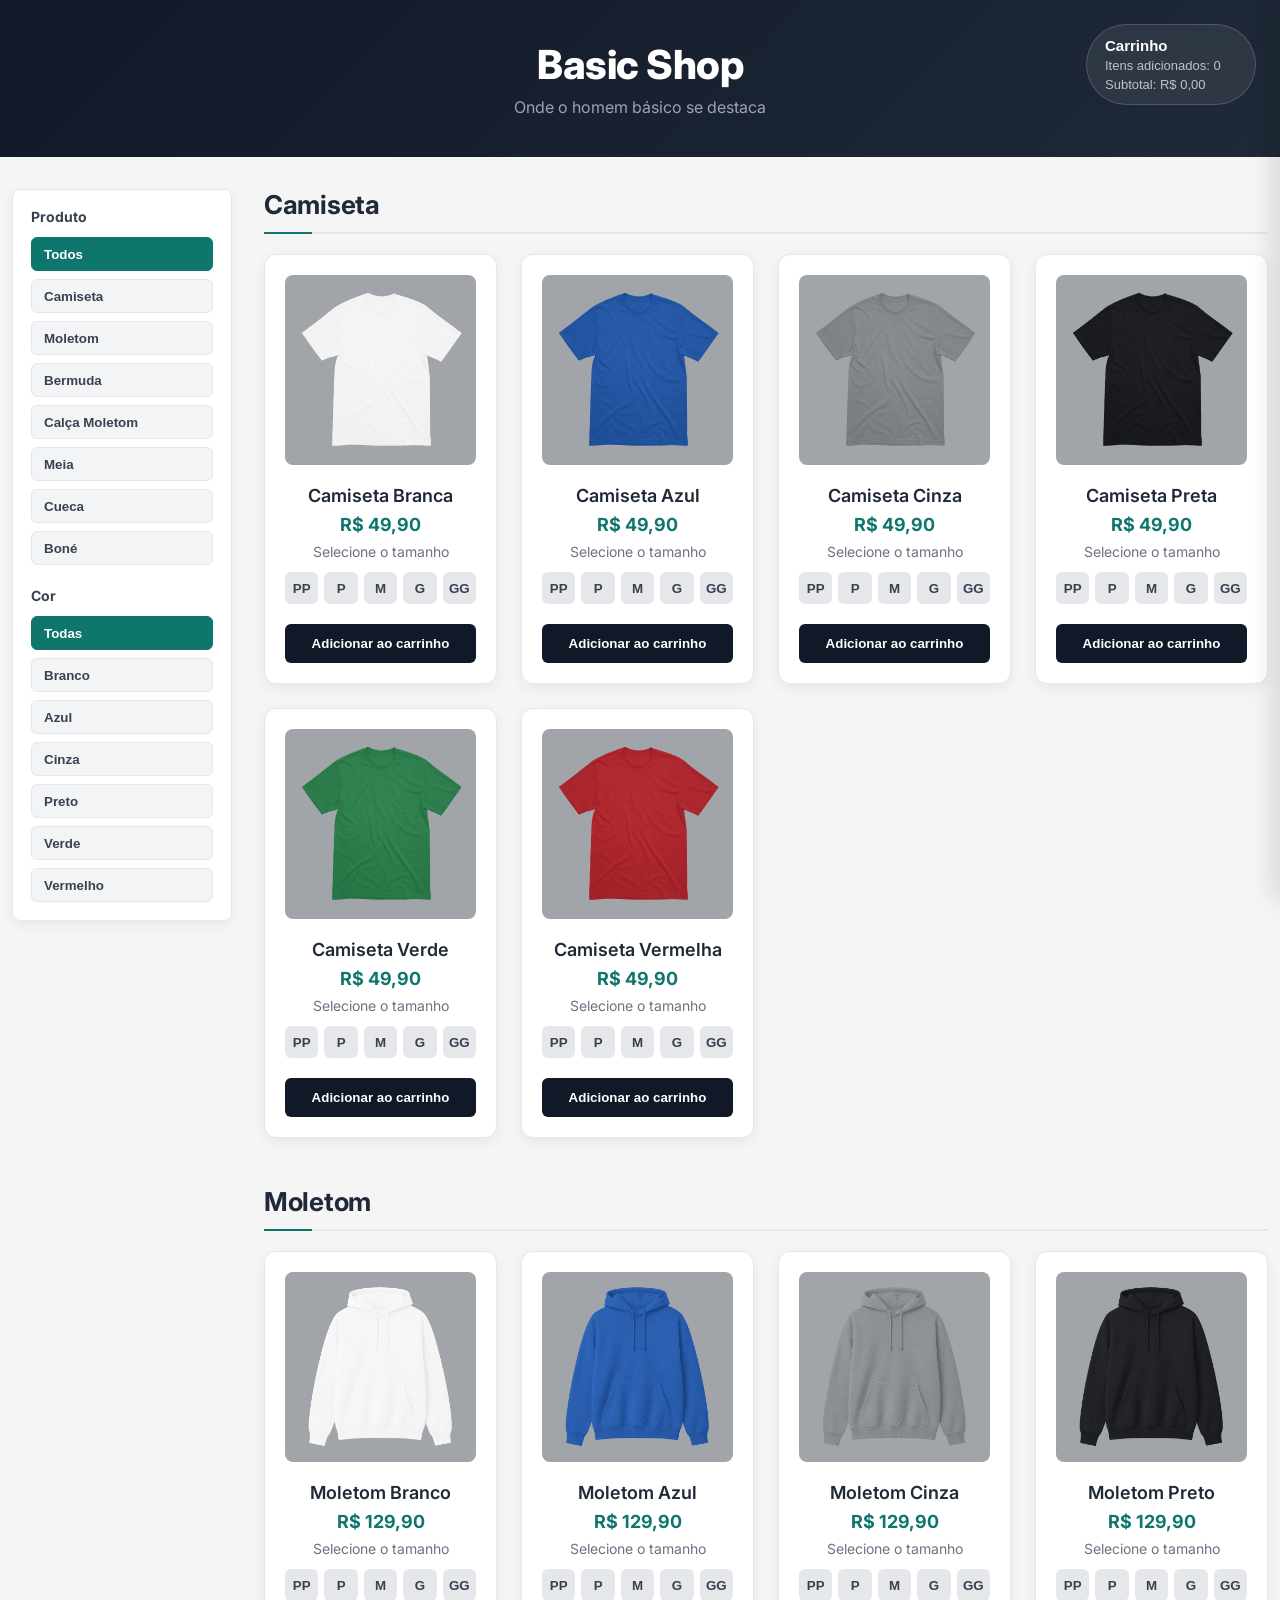
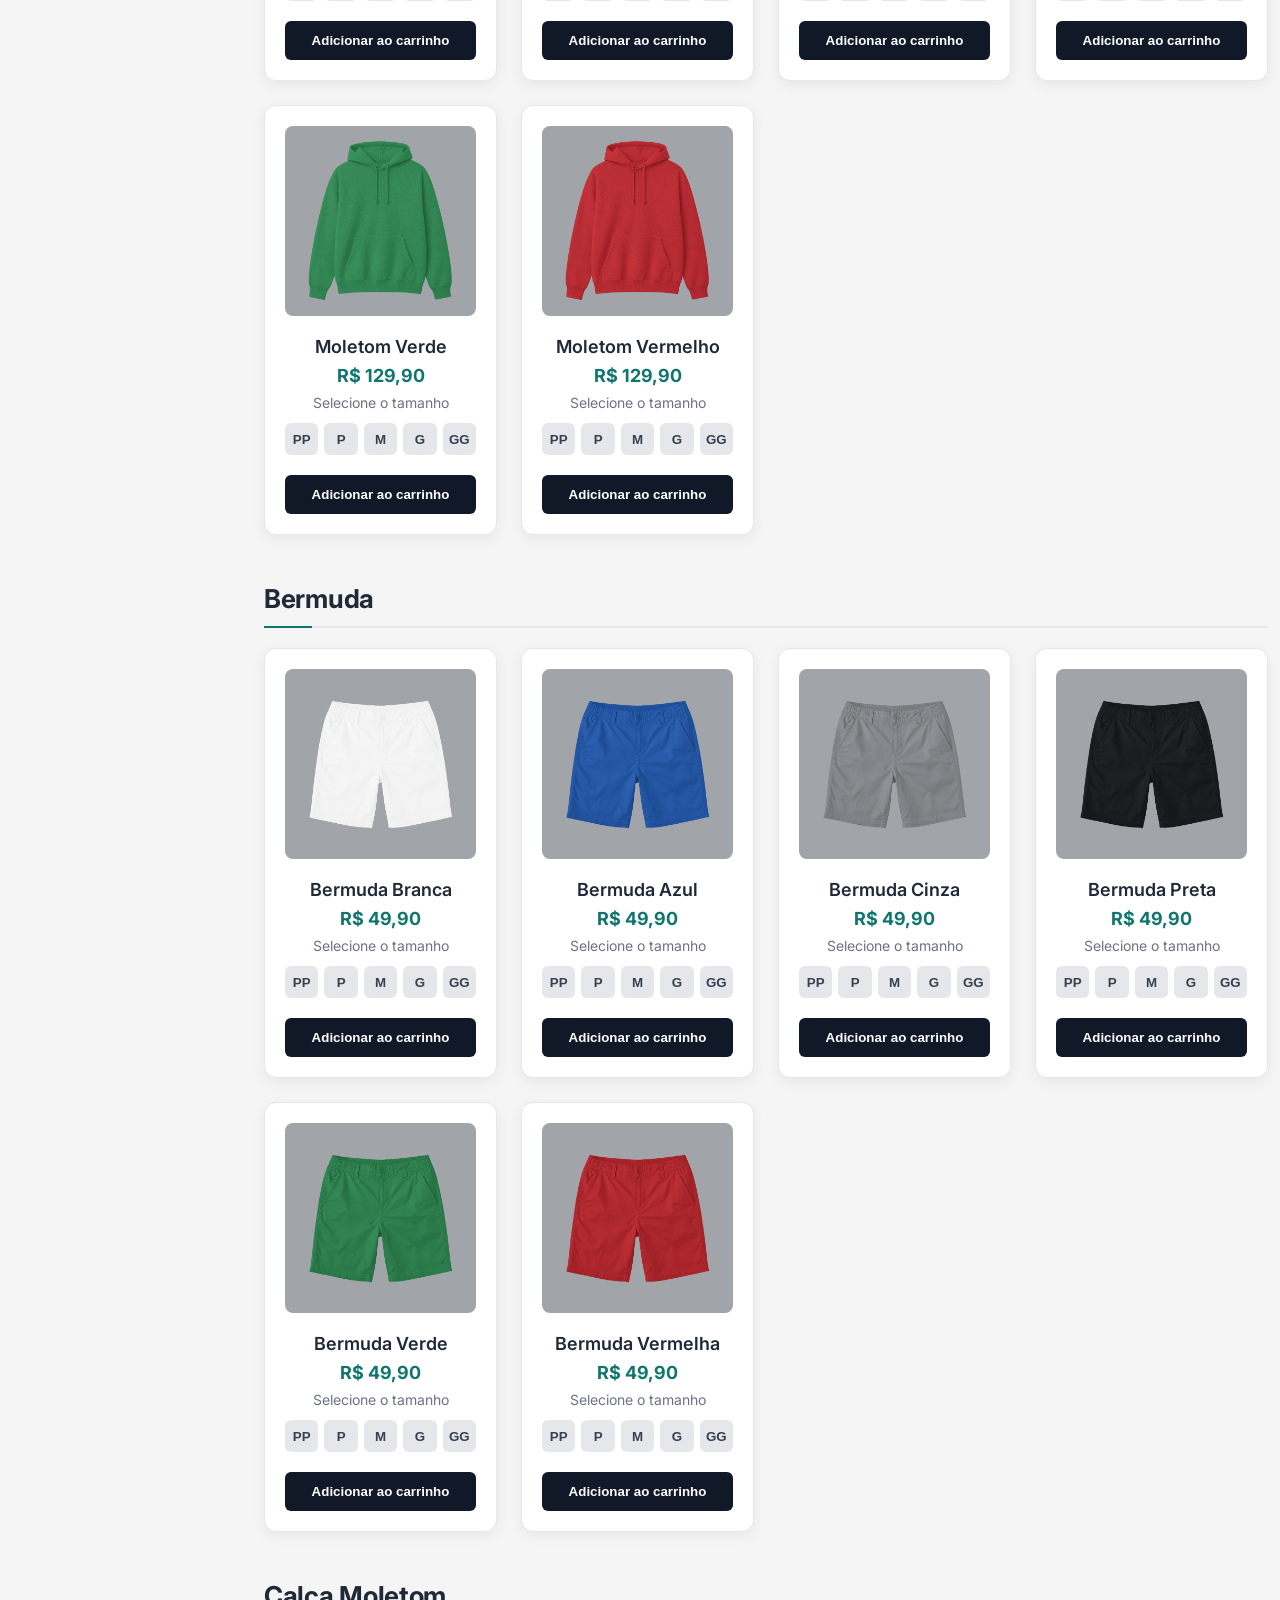
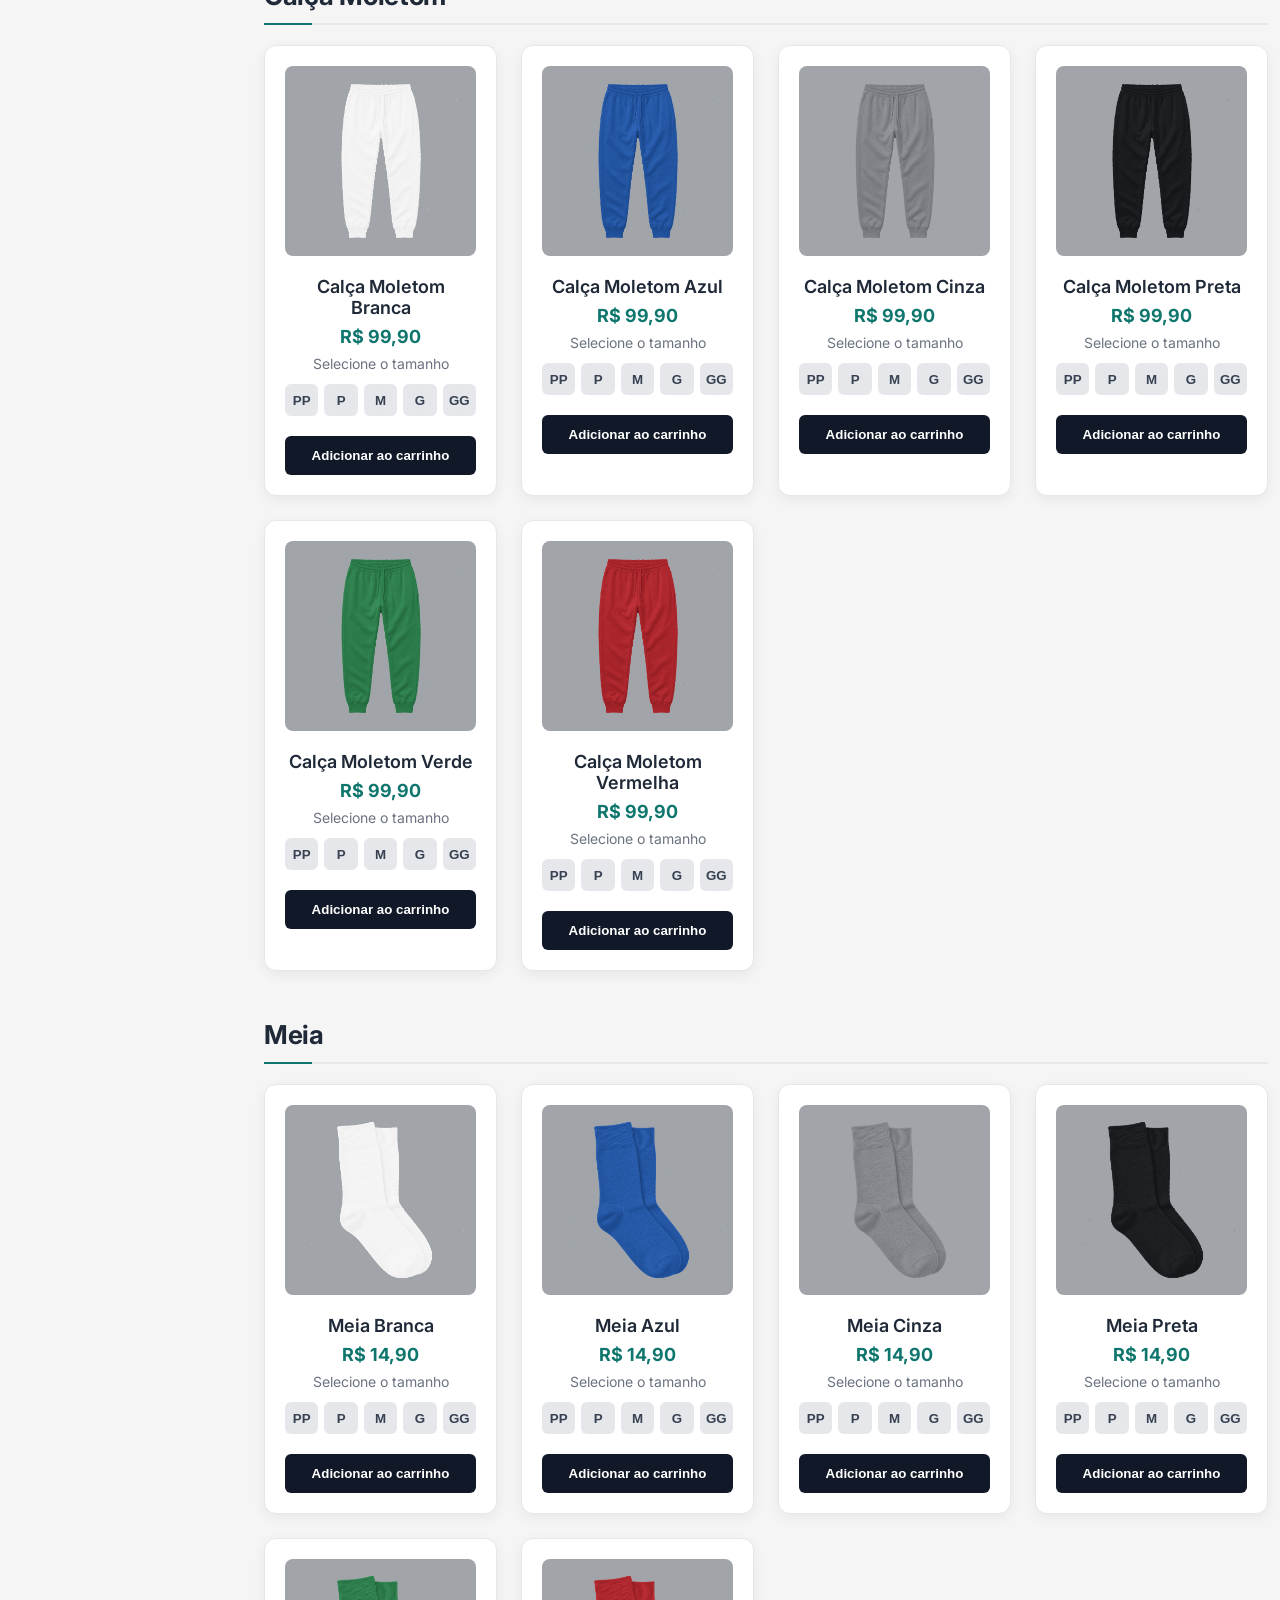
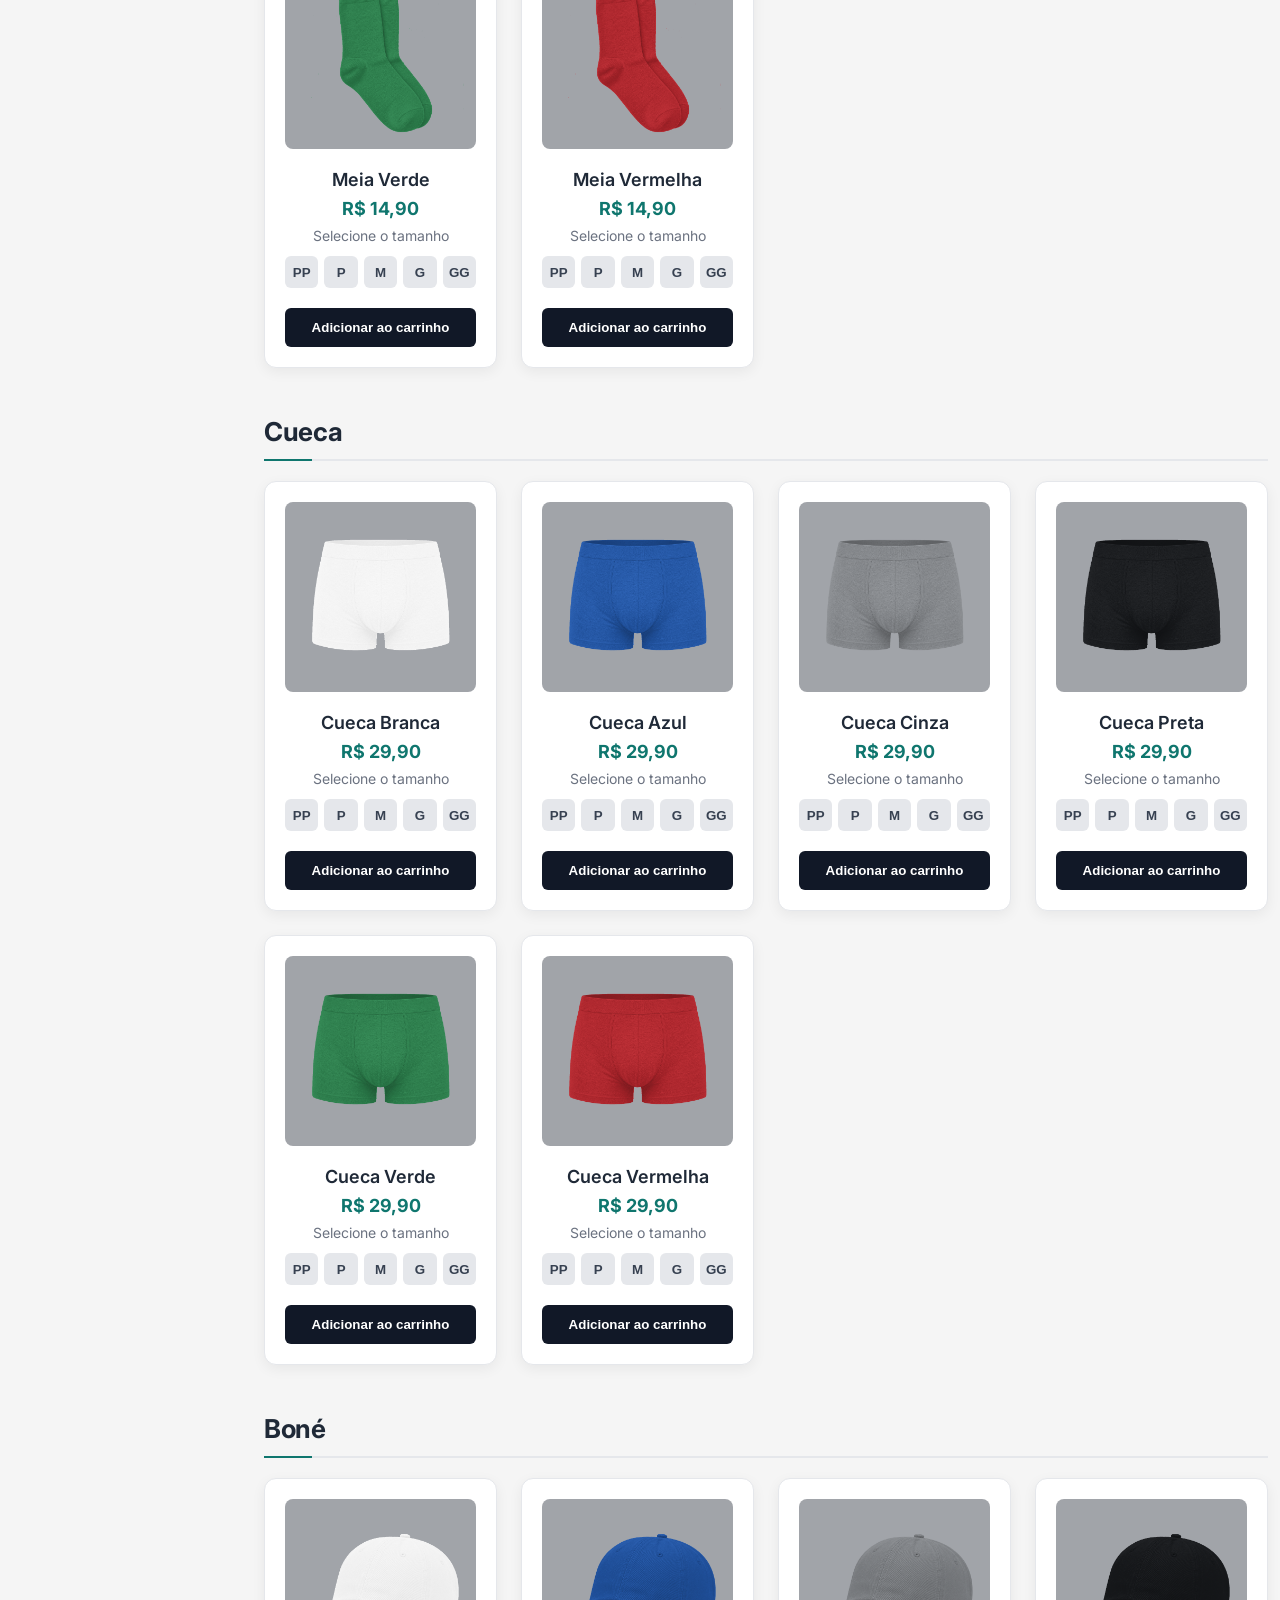
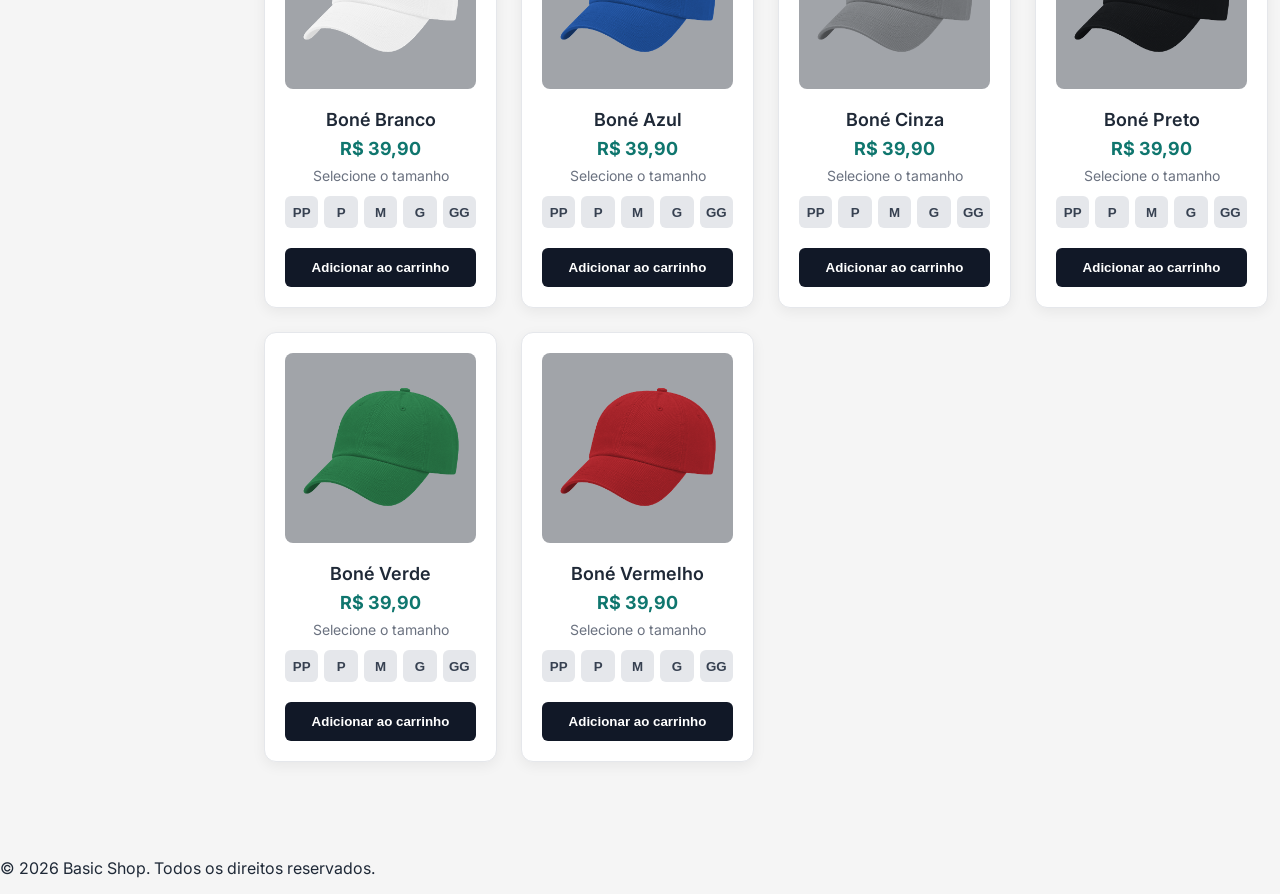
<file: index.html>
<!doctype html>
<html lang="pt-BR">
  <head>
    <meta charset="UTF-8" />
    <meta name="viewport" content="width=device-width, initial-scale=1.0" />
    <title>Basic Shop</title>
    <link rel="stylesheet" href="style.css" />
  </head>
  <body>
    <header>
      <h1 id="Nome_da_loja">Basic Shop</h1>
      <p>Onde o homem básico se destaca</p>

      <button id="botao-carrinho">
        <strong>Carrinho</strong>
        <span id="totalItens">Itens adicionados: 0</span>
        <span id="subtotal">Subtotal: R$ 0,00</span>
      </button>

      <aside id="carrinho" class="carrinho-fechado"></aside>
    </header>

    <main>
      <section class="filters" aria-label="Filtros de produtos">
        <ul class="filter-options-type">
          <li class="filter-option">Produto</li>
        </ul>
        <ul class="filter-options-color">
          <li class="filter-option">Cor</li>
        </ul>
      </section>
      <section id="vitrine-produtos"></section>
      <script src="carrinho.js"></script>
      <script src="script.js"></script>
      <script src="filters.js"></script>
    </main>

    <footer>
      <p>&copy; 2026 Basic Shop. Todos os direitos reservados.</p>
    </footer>
  </body>
</html>
</file>
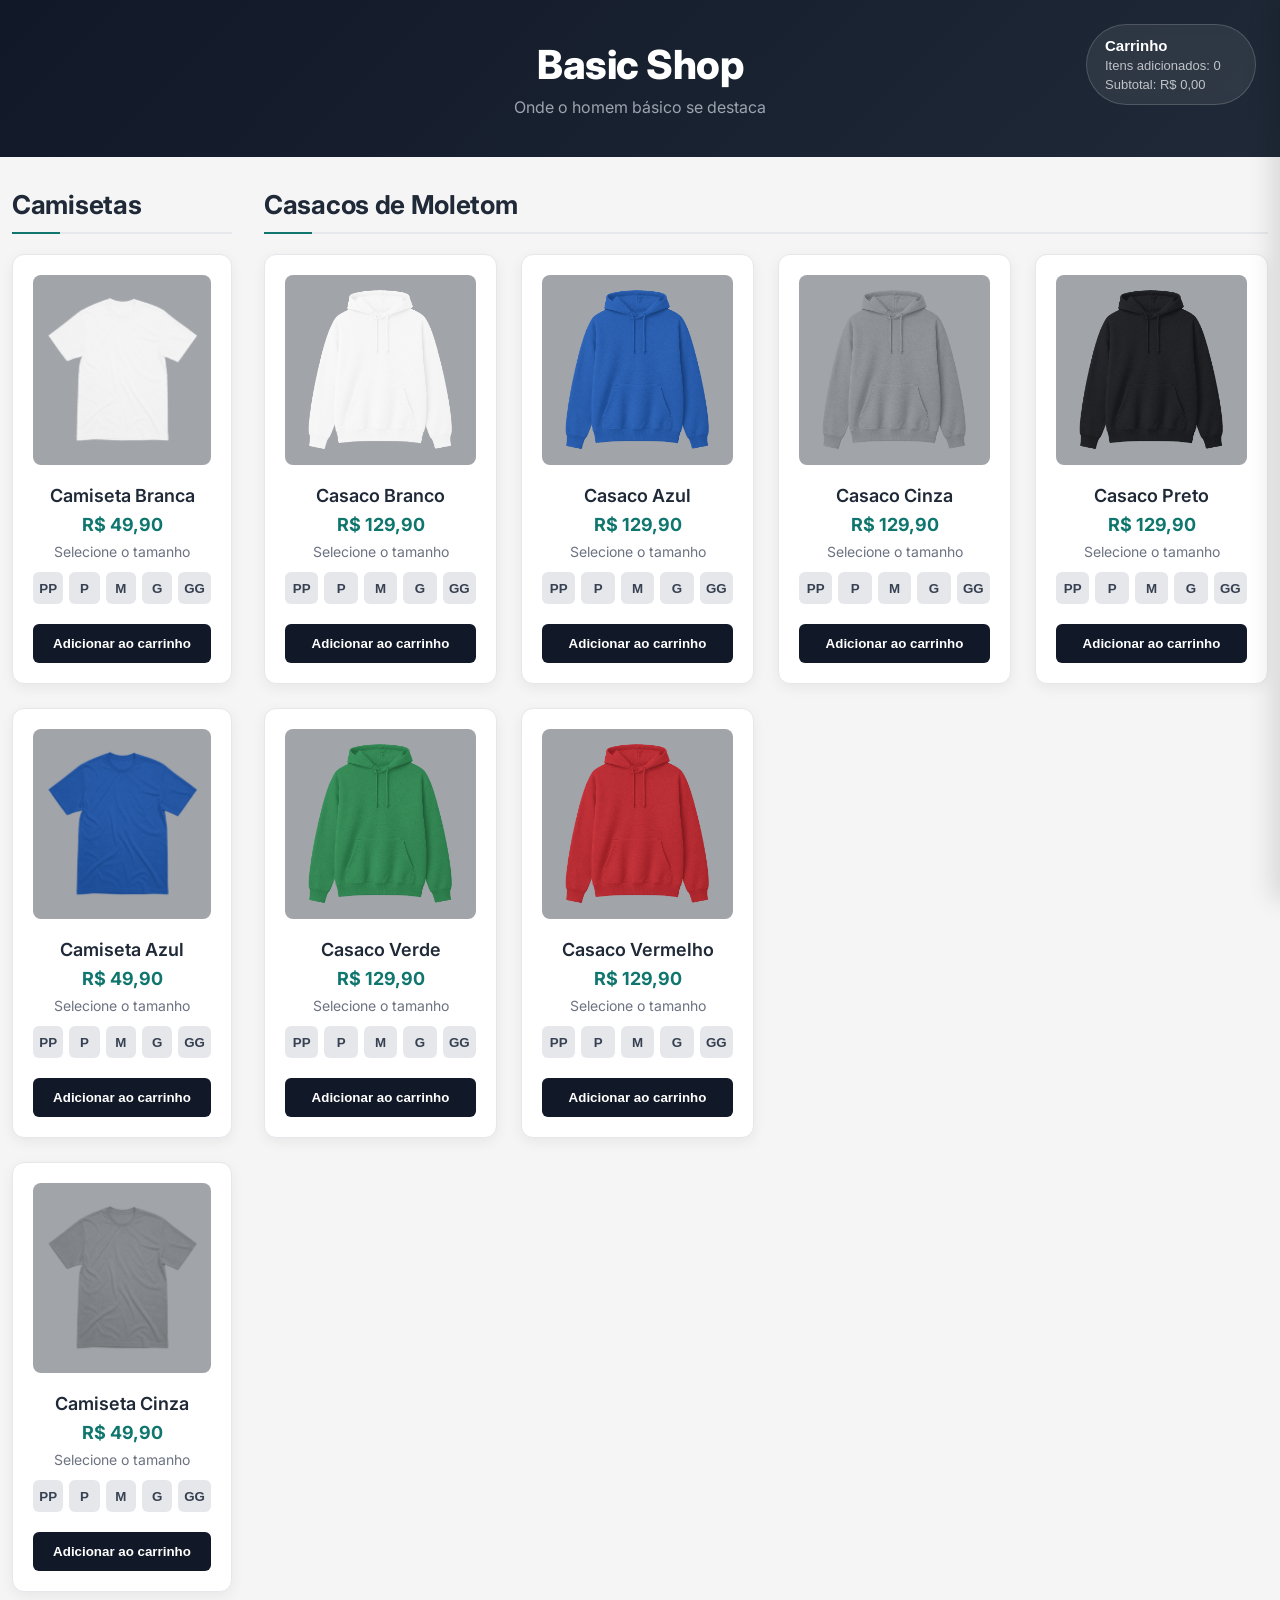
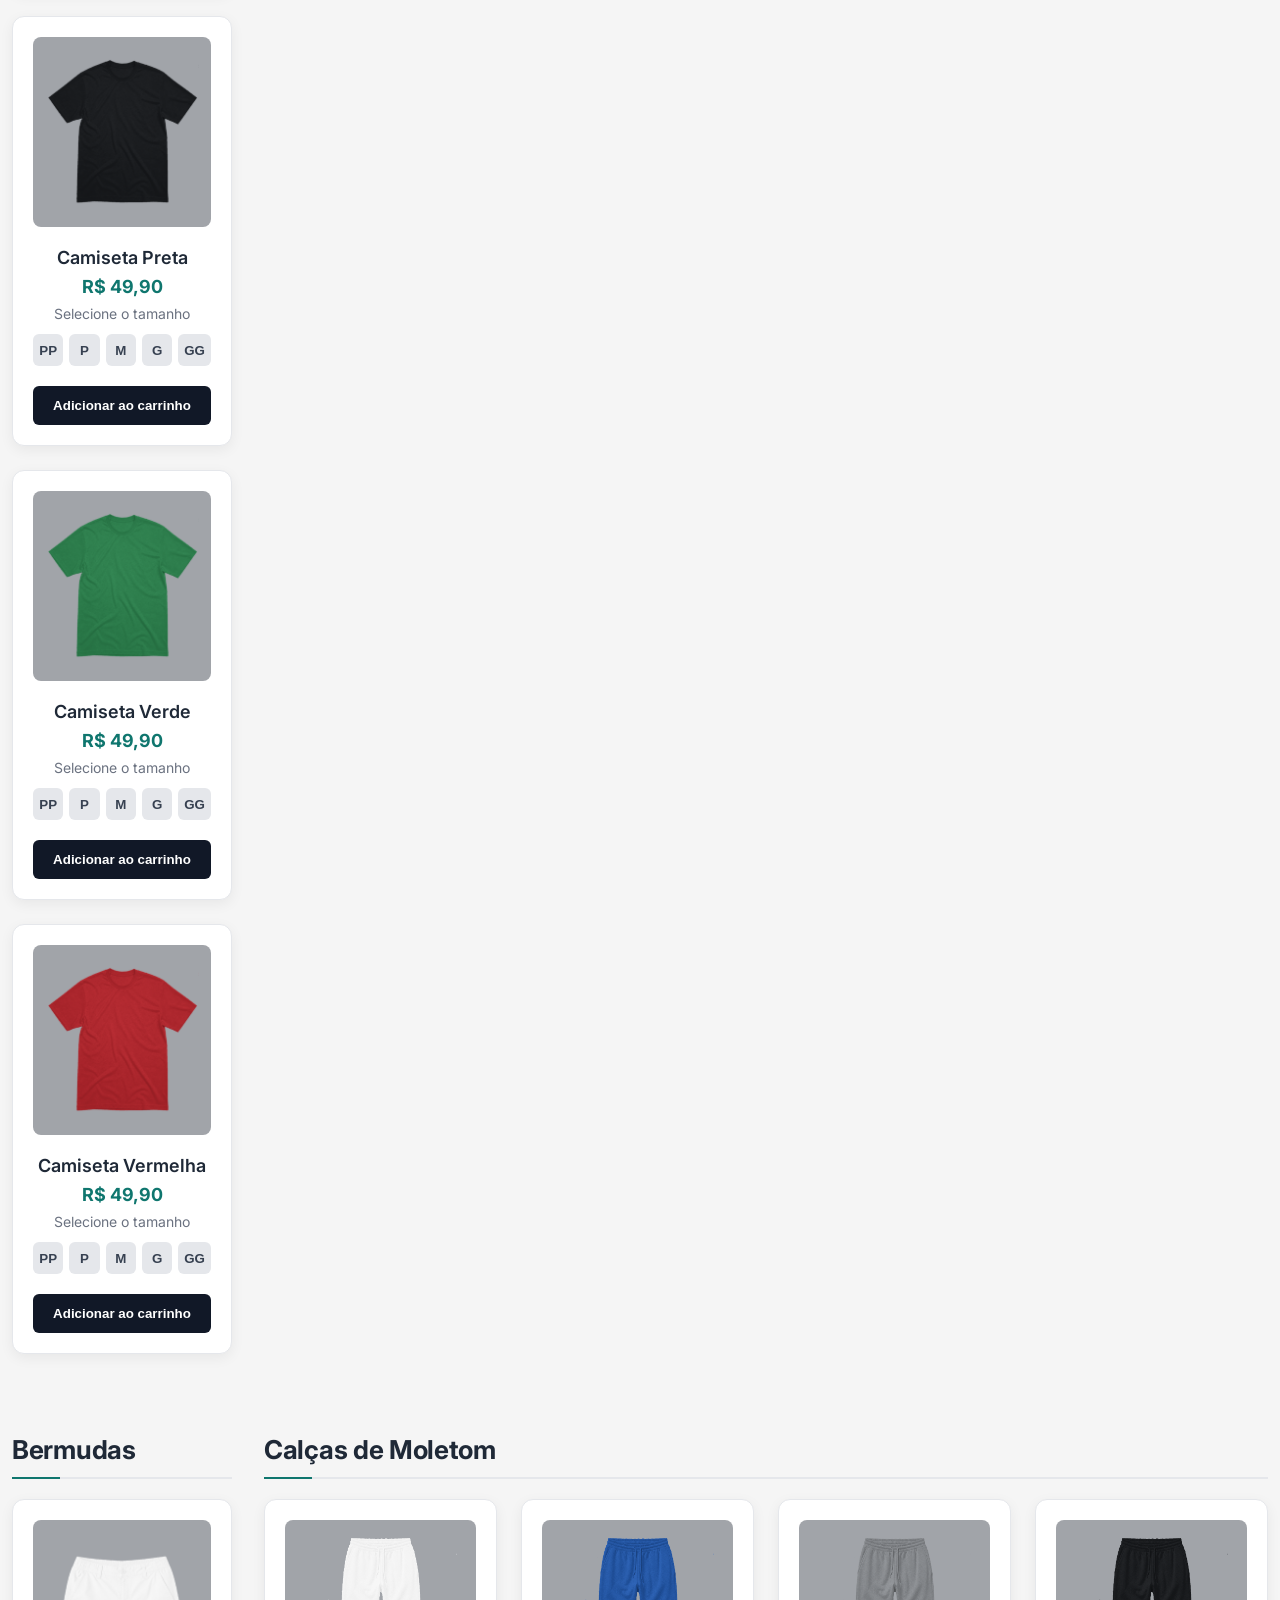
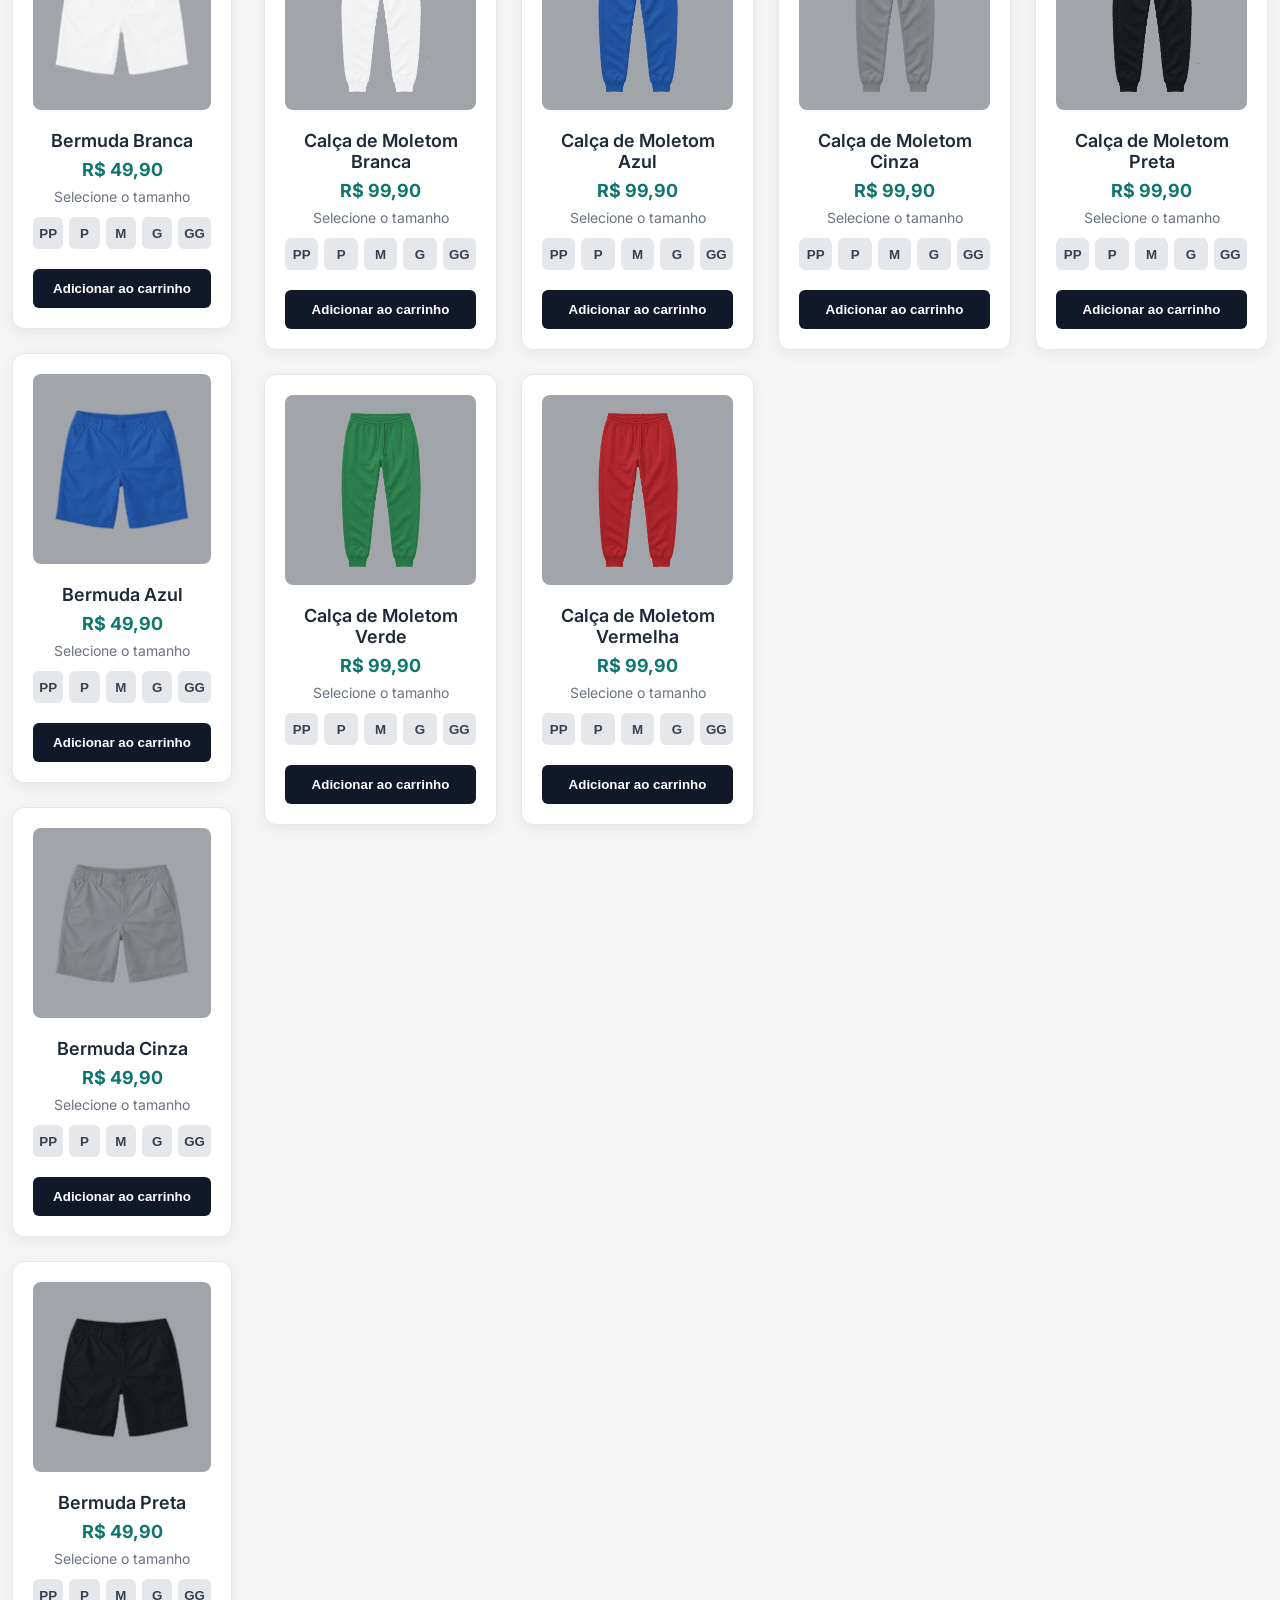
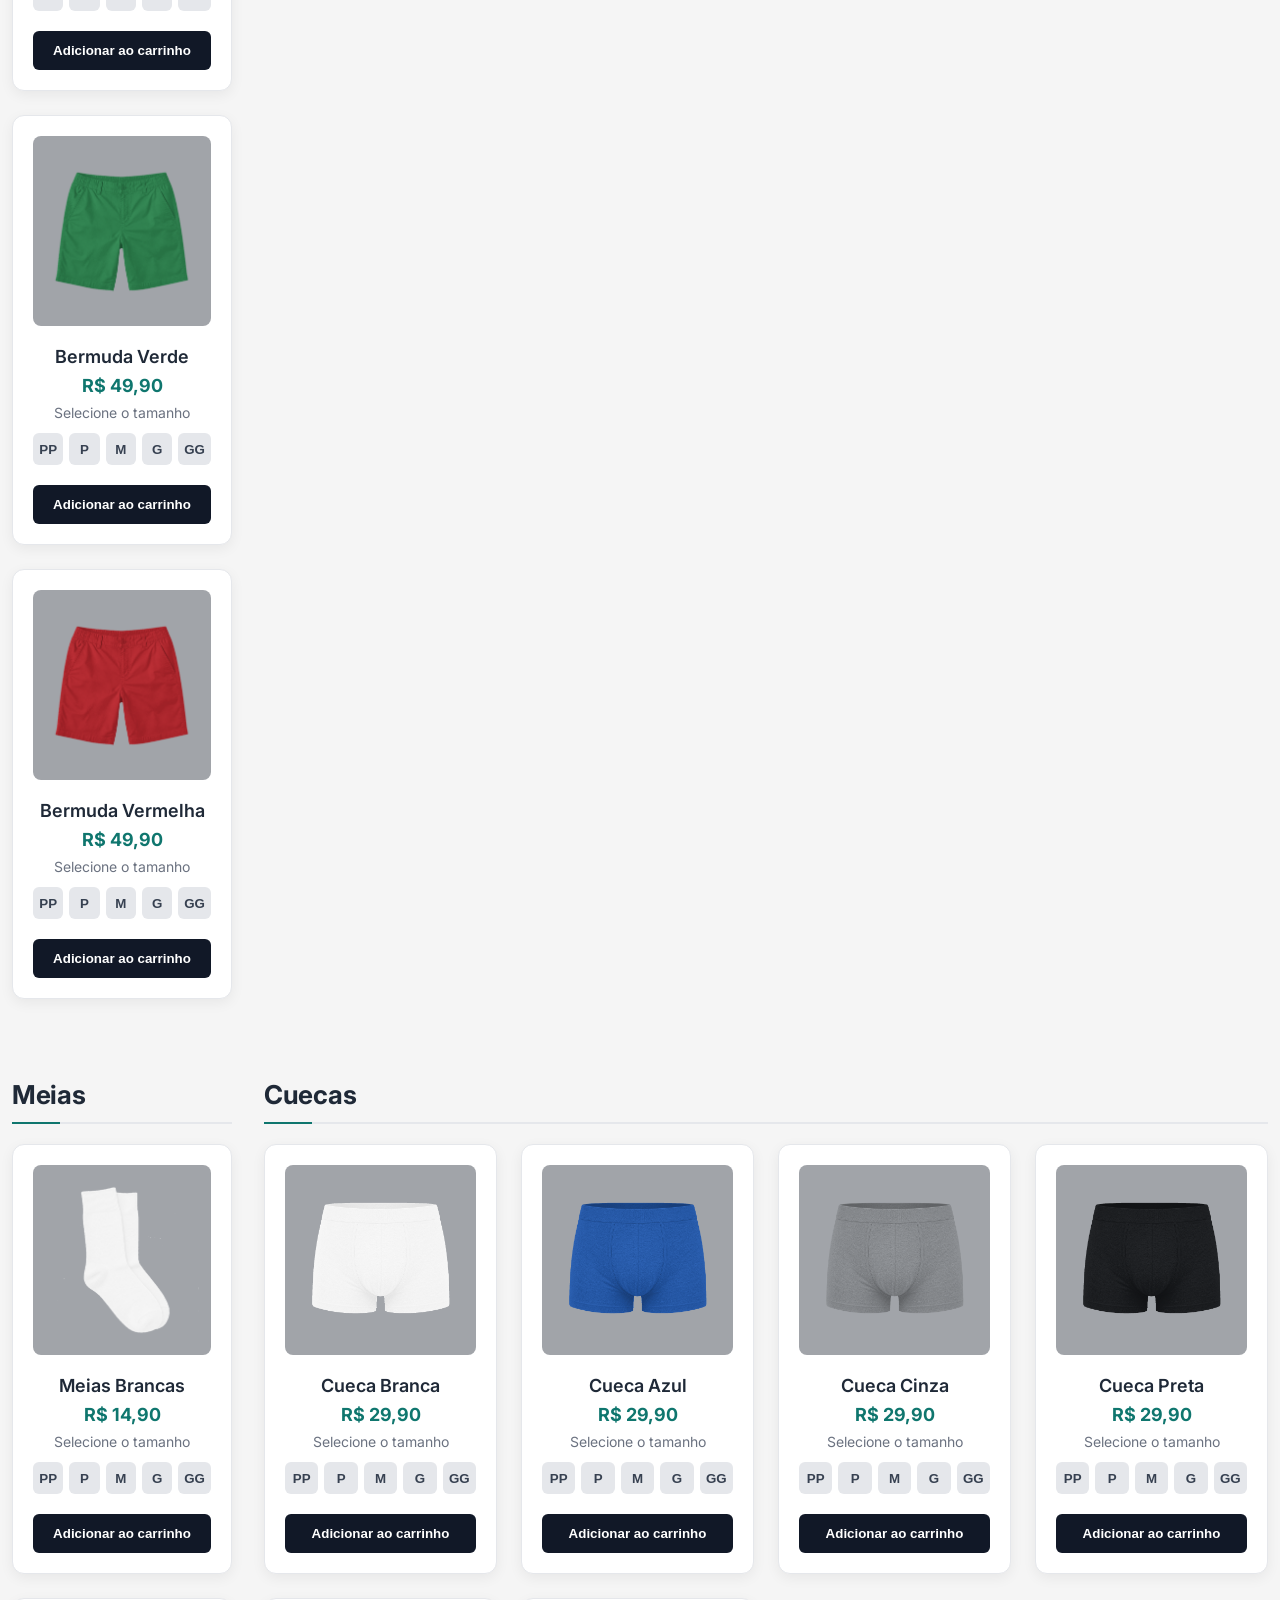
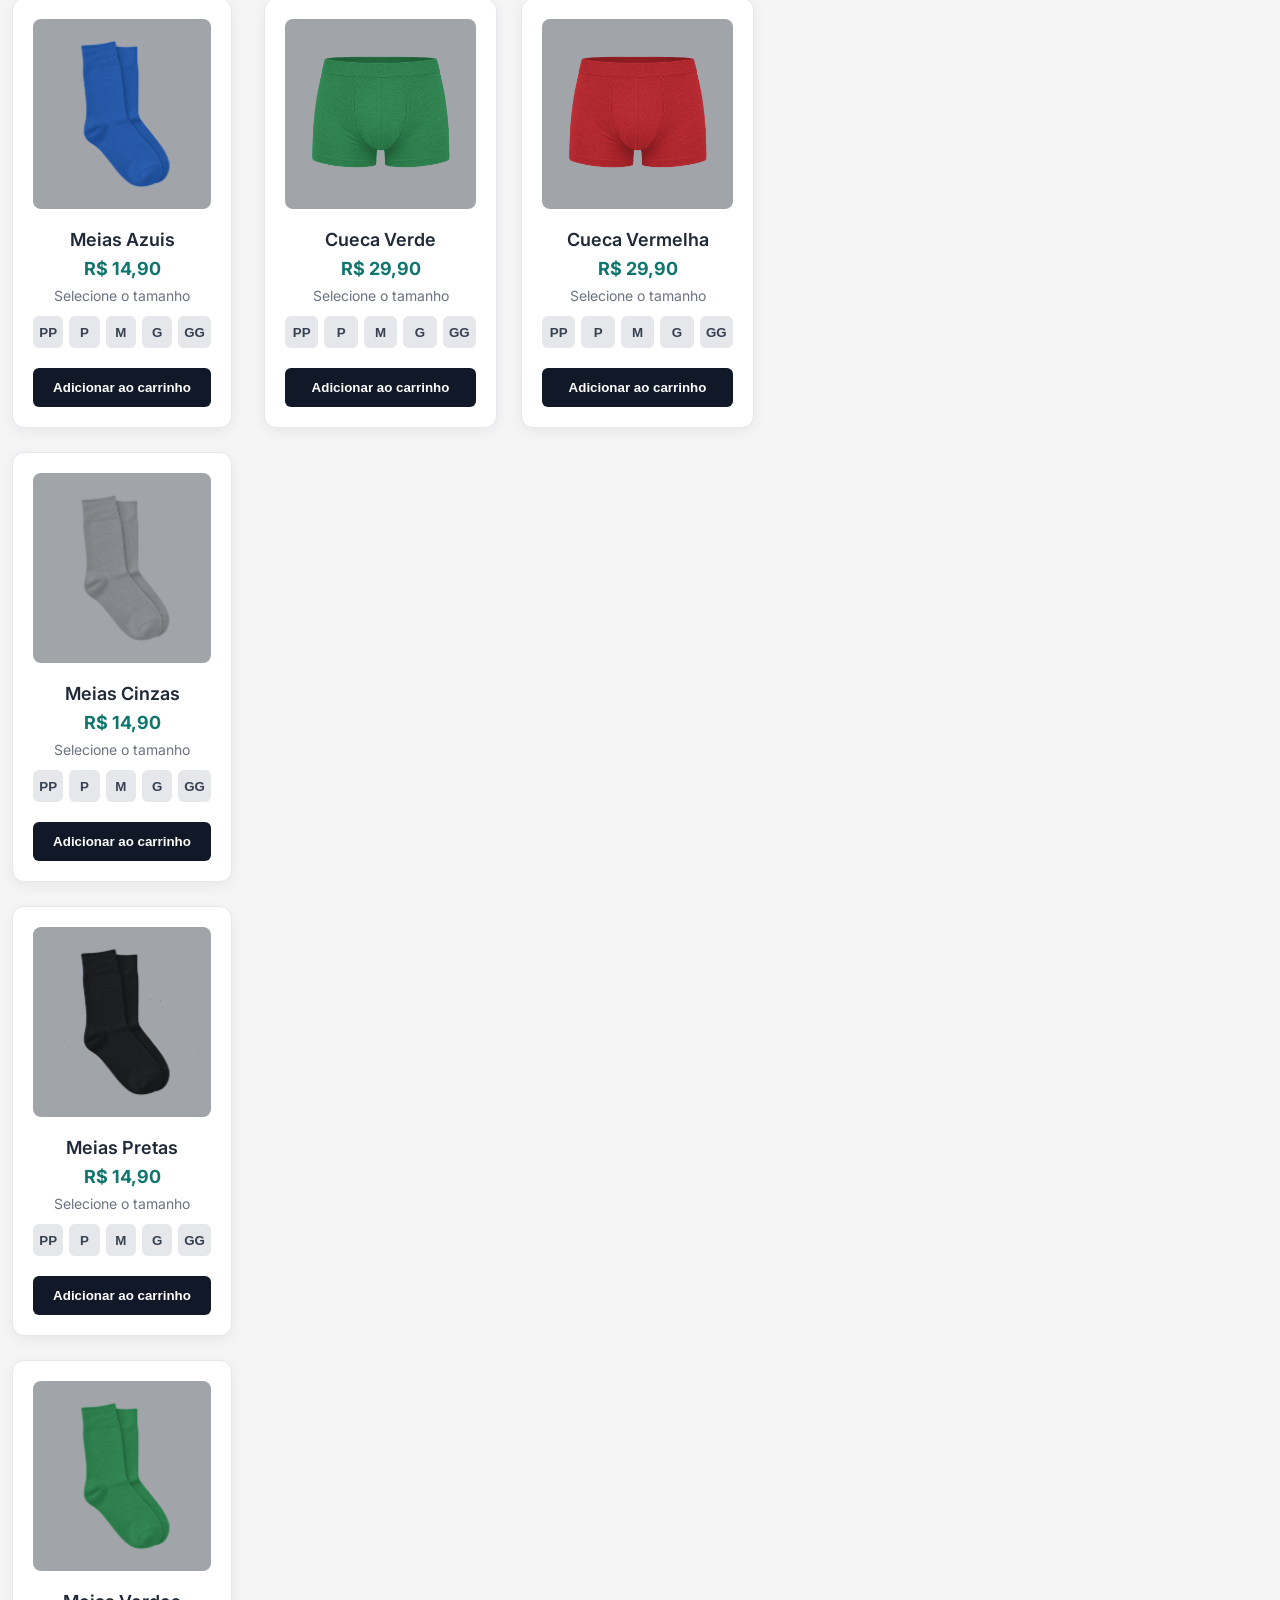
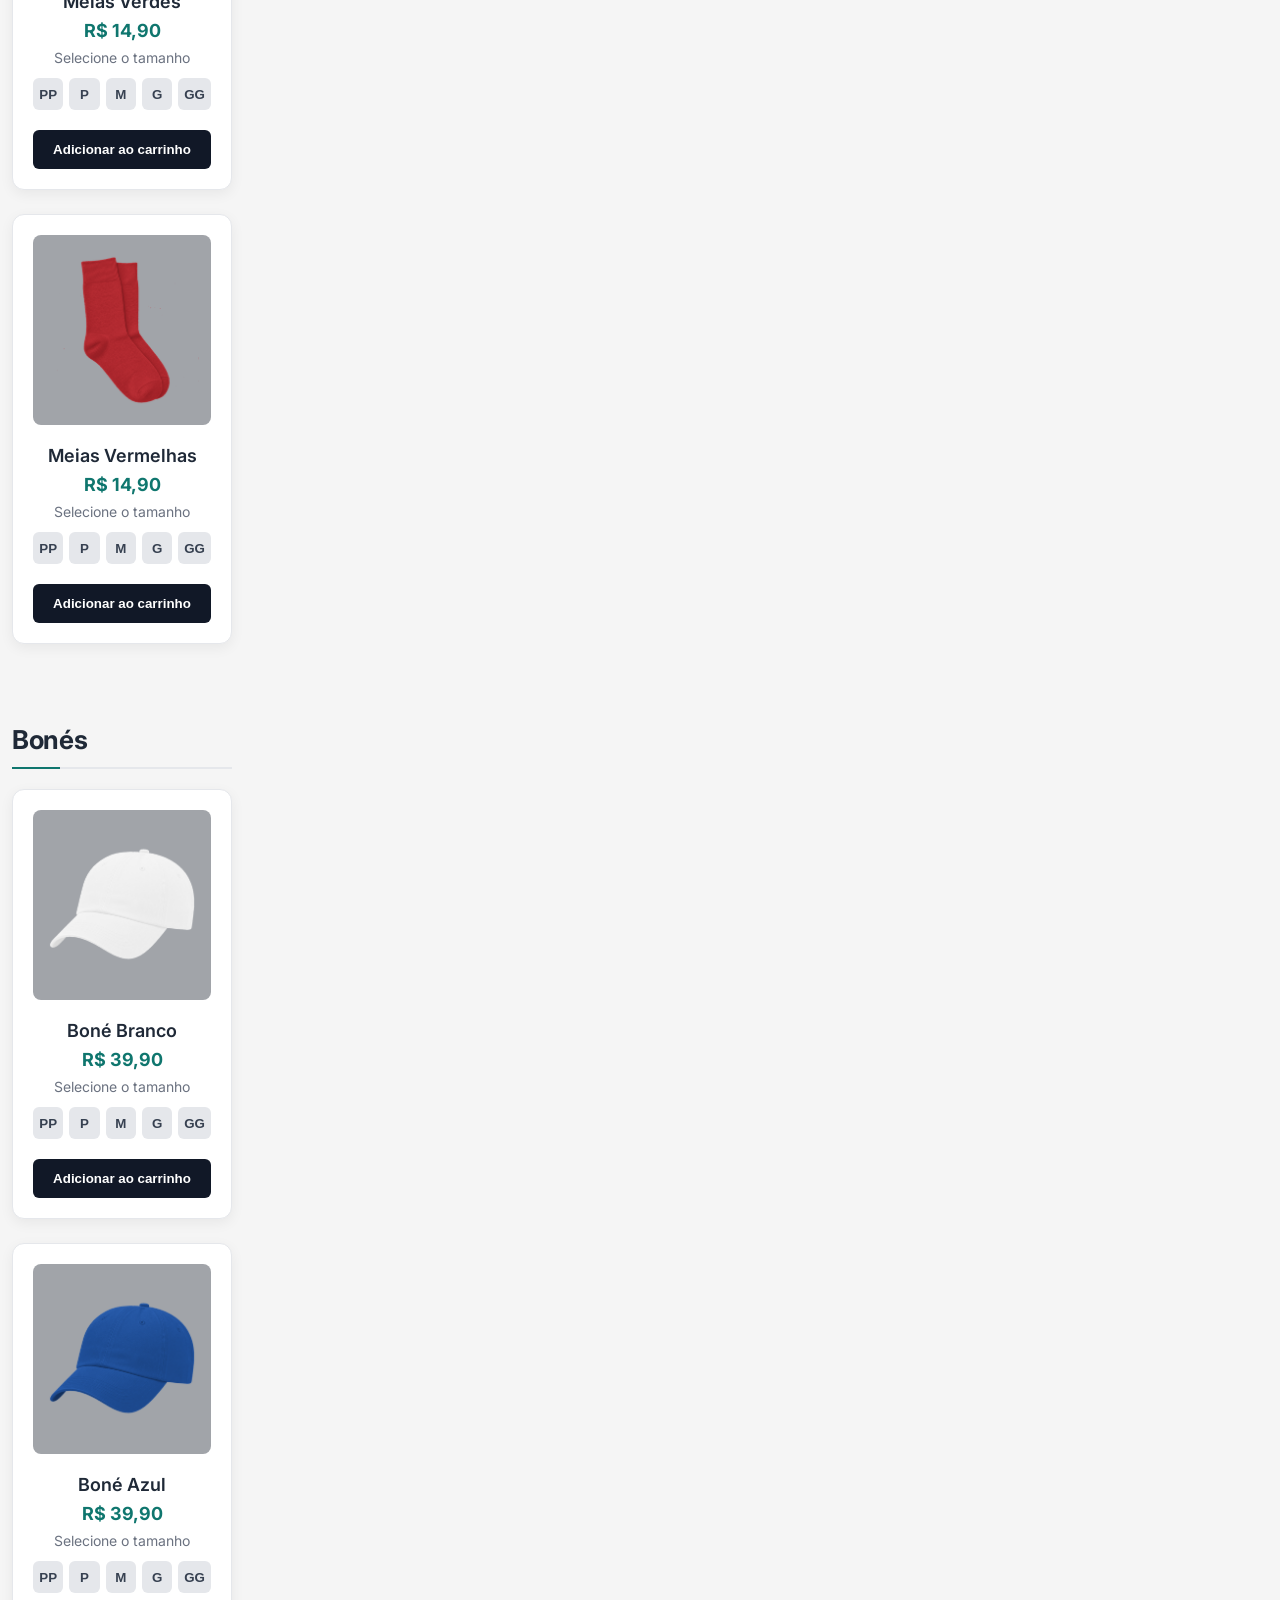
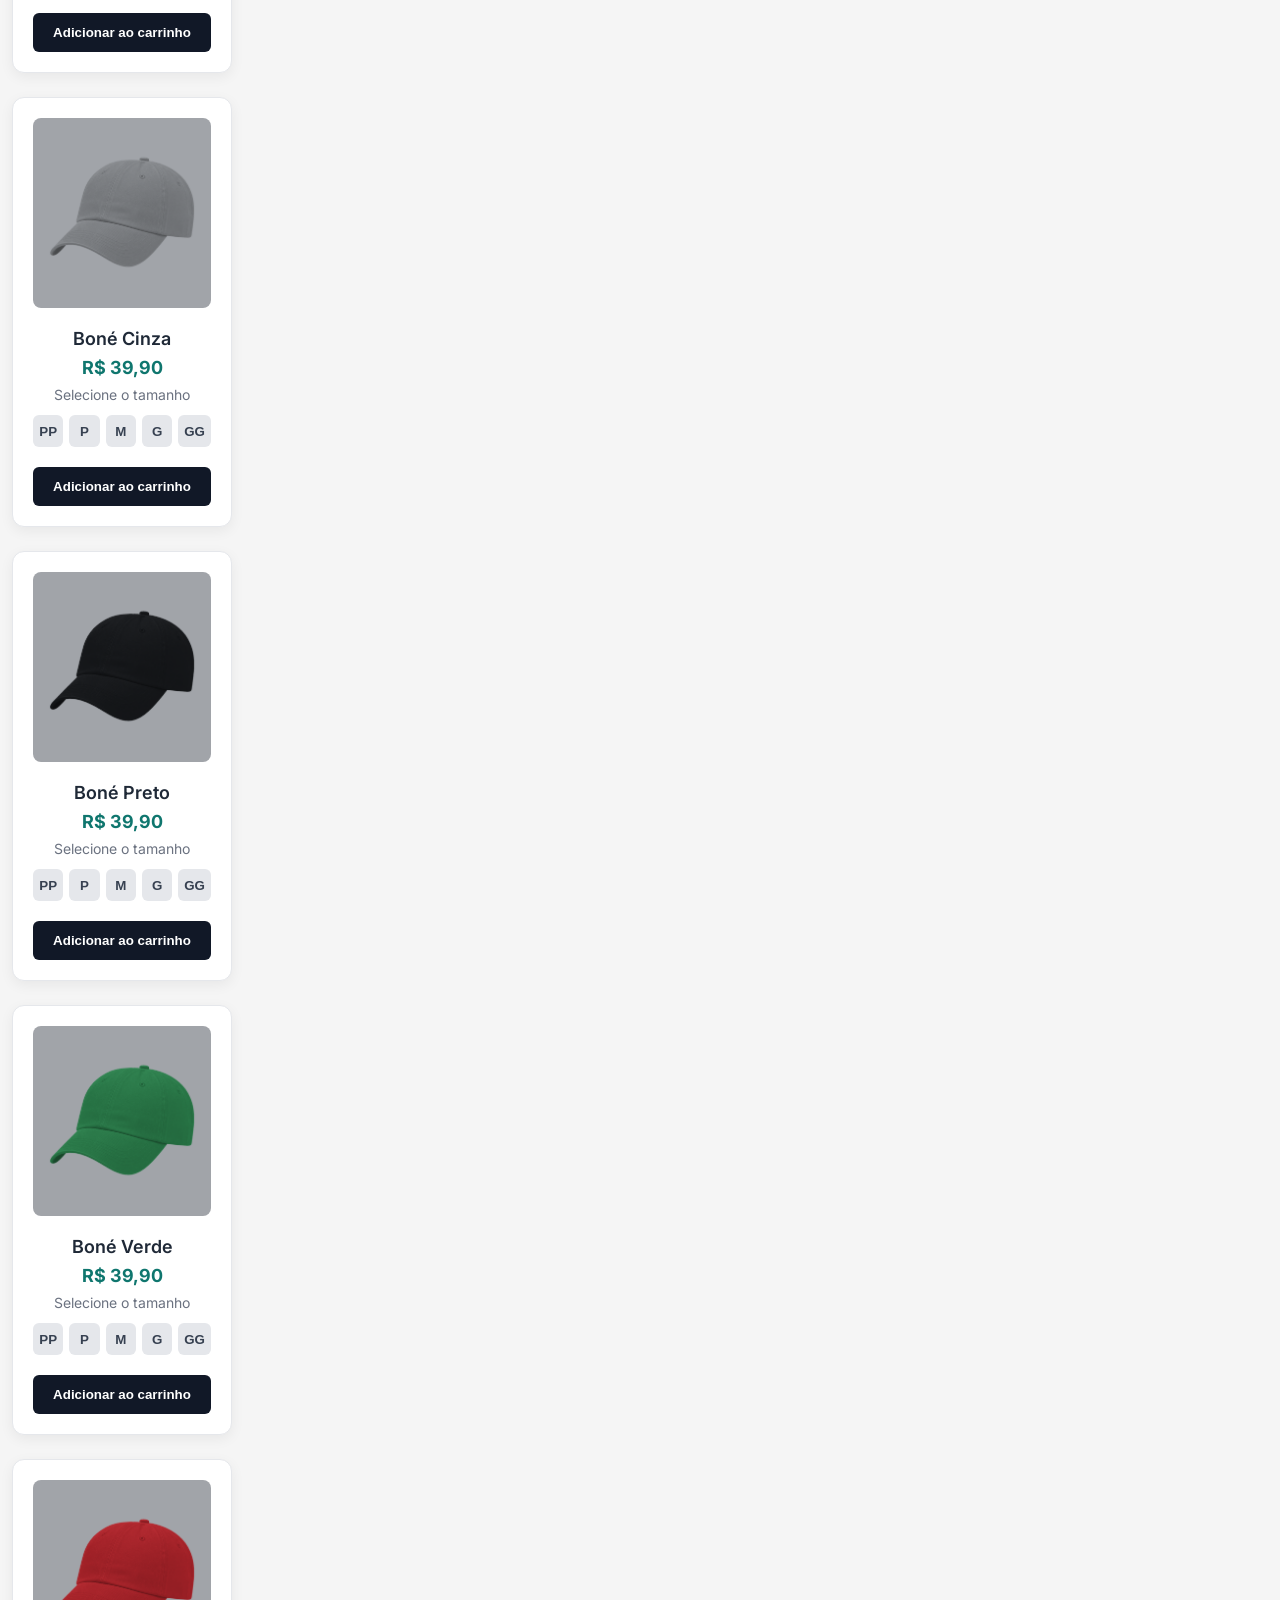
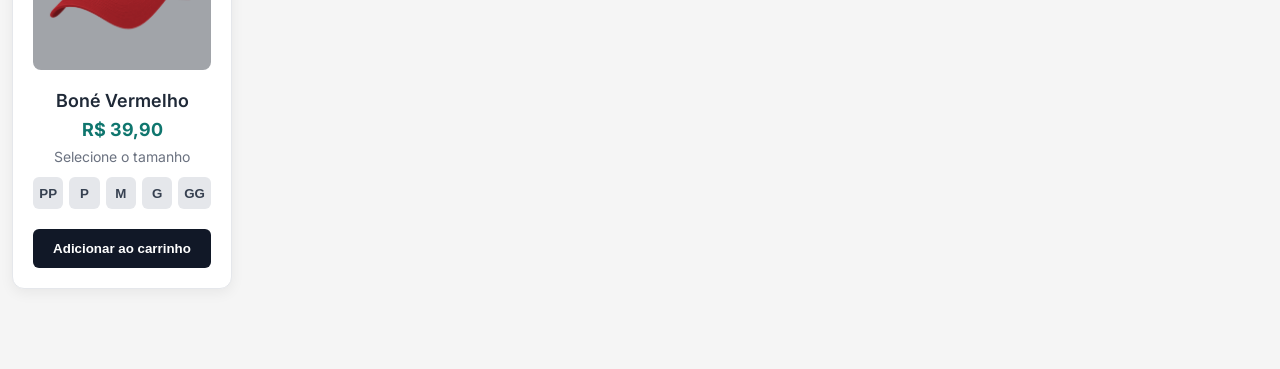
<file: index2.html>
<!doctype html>
<html lang="pt-BR">
  <head>
    <meta charset="UTF-8" />
    <meta name="viewport" content="width=device-width, initial-scale=1.0" />
    <title>Basic Shop</title>
    <link rel="stylesheet" href="style.css" />
  </head>
  <body>
    <header>
      <h1 id="Nome_da_loja">Basic Shop</h1>
      <p>Onde o homem básico se destaca</p>

      <button id="botao-carrinho">
        <strong>Carrinho</strong>
        <span>Itens adicionados: 0</span>
        <span>Subtotal: R$ 0,00</span>
      </button>

      <aside id="carrinho" class="carrinho-fechado">
        <h2>Carrinho</h2>

        <p>Itens adicionados: 0</p>

        <div id="itens-carrinho"></div>

        <p>Subtotal: R$ 0,00</p>
      </aside>
    </header>
    <main>
      <section class="categorias">
        <h2>Camisetas</h2>
        <div class="produtos">
          <article>
            <img
              class="imagem-produto"
              src="imagens/camisetas/branco.png"
              alt="Camiseta branca"
            />
            <h3>Camiseta Branca</h3>
            <p>R$ 49,90</p>
            <p>Selecione o tamanho</p>
            <div>
              <button>PP</button>
              <button>P</button>
              <button>M</button>
              <button>G</button>
              <button>GG</button>
            </div>
            <button>Adicionar ao carrinho</button>
          </article>
          <article>
            <img
              class="imagem-produto"
              src="imagens/camisetas/azul.png"
              alt="Camiseta azul"
            />
            <h3>Camiseta Azul</h3>
            <p>R$ 49,90</p>
            <p>Selecione o tamanho</p>
            <div>
              <button>PP</button>
              <button>P</button>
              <button>M</button>
              <button>G</button>
              <button>GG</button>
            </div>
            <button>Adicionar ao carrinho</button>
          </article>
          <article>
            <img
              class="imagem-produto"
              src="imagens/camisetas/cinza.png"
              alt="Camiseta cinza"
            />
            <h3>Camiseta Cinza</h3>
            <p>R$ 49,90</p>
            <p>Selecione o tamanho</p>
            <div>
              <button>PP</button>
              <button>P</button>
              <button>M</button>
              <button>G</button>
              <button>GG</button>
            </div>
            <button>Adicionar ao carrinho</button>
          </article>
          <article>
            <img
              class="imagem-produto"
              src="imagens/camisetas/preto.png"
              alt="Camiseta preta"
            />
            <h3>Camiseta Preta</h3>
            <p>R$ 49,90</p>
            <p>Selecione o tamanho</p>
            <div>
              <button>PP</button>
              <button>P</button>
              <button>M</button>
              <button>G</button>
              <button>GG</button>
            </div>
            <button>Adicionar ao carrinho</button>
          </article>
          <article>
            <img
              class="imagem-produto"
              src="imagens/camisetas/verde.png"
              alt="Camiseta verde"
            />
            <h3>Camiseta Verde</h3>
            <p>R$ 49,90</p>
            <p>Selecione o tamanho</p>
            <div>
              <button>PP</button>
              <button>P</button>
              <button>M</button>
              <button>G</button>
              <button>GG</button>
            </div>
            <button>Adicionar ao carrinho</button>
          </article>
          <article>
            <img
              class="imagem-produto"
              src="imagens/camisetas/vermelho.png"
              alt="Camiseta vermelha"
            />
            <h3>Camiseta Vermelha</h3>
            <p>R$ 49,90</p>
            <p>Selecione o tamanho</p>
            <div>
              <button>PP</button>
              <button>P</button>
              <button>M</button>
              <button>G</button>
              <button>GG</button>
            </div>
            <button>Adicionar ao carrinho</button>
          </article>
        </div>
      </section>

      <section class="categorias">
        <h2>Casacos de Moletom</h2>
        <div class="produtos">
          <article>
            <img
              class="imagem-produto"
              src="imagens/blusas-moletom/branco.png"
              alt="Casaco branco"
            />
            <h3>Casaco Branco</h3>
            <p>R$ 129,90</p>
            <p>Selecione o tamanho</p>
            <div>
              <button>PP</button>
              <button>P</button>
              <button>M</button>
              <button>G</button>
              <button>GG</button>
            </div>
            <button>Adicionar ao carrinho</button>
          </article>
          <article>
            <img
              class="imagem-produto"
              src="imagens/blusas-moletom/azul.png"
              alt="Casaco azul"
            />
            <h3>Casaco Azul</h3>
            <p>R$ 129,90</p>
            <p>Selecione o tamanho</p>
            <div>
              <button>PP</button>
              <button>P</button>
              <button>M</button>
              <button>G</button>
              <button>GG</button>
            </div>
            <button>Adicionar ao carrinho</button>
          </article>
          <article>
            <img
              class="imagem-produto"
              src="imagens/blusas-moletom/cinza.png"
              alt="Casaco cinza"
            />
            <h3>Casaco Cinza</h3>
            <p>R$ 129,90</p>
            <p>Selecione o tamanho</p>
            <div>
              <button>PP</button>
              <button>P</button>
              <button>M</button>
              <button>G</button>
              <button>GG</button>
            </div>
            <button>Adicionar ao carrinho</button>
          </article>
          <article>
            <img
              class="imagem-produto"
              src="imagens/blusas-moletom/preto.png"
              alt="Casaco preto"
            />
            <h3>Casaco Preto</h3>
            <p>R$ 129,90</p>
            <p>Selecione o tamanho</p>
            <div>
              <button>PP</button>
              <button>P</button>
              <button>M</button>
              <button>G</button>
              <button>GG</button>
            </div>
            <button>Adicionar ao carrinho</button>
          </article>
          <article>
            <img
              class="imagem-produto"
              src="imagens/blusas-moletom/verde.png"
              alt="Casaco verde"
            />
            <h3>Casaco Verde</h3>
            <p>R$ 129,90</p>
            <p>Selecione o tamanho</p>
            <div>
              <button>PP</button>
              <button>P</button>
              <button>M</button>
              <button>G</button>
              <button>GG</button>
            </div>
            <button>Adicionar ao carrinho</button>
          </article>
          <article>
            <img
              class="imagem-produto"
              src="imagens/blusas-moletom/vermelho.png"
              alt="Casaco vermelho"
            />
            <h3>Casaco Vermelho</h3>
            <p>R$ 129,90</p>
            <p>Selecione o tamanho</p>
            <div>
              <button>PP</button>
              <button>P</button>
              <button>M</button>
              <button>G</button>
              <button>GG</button>
            </div>
            <button>Adicionar ao carrinho</button>
          </article>
        </div>
      </section>

      <section class="categorias">
        <h2>Bermudas</h2>
        <div class="produtos">
          <article>
            <img
              class="imagem-produto"
              src="imagens/bermudas/branco.png"
              alt="Bermuda branca"
            />
            <h3>Bermuda Branca</h3>
            <p>R$ 49,90</p>
            <p>Selecione o tamanho</p>
            <div>
              <button>PP</button>
              <button>P</button>
              <button>M</button>
              <button>G</button>
              <button>GG</button>
            </div>
            <button>Adicionar ao carrinho</button>
          </article>
          <article>
            <img
              class="imagem-produto"
              src="imagens/bermudas/azul.png"
              alt="Bermuda azul"
            />
            <h3>Bermuda Azul</h3>
            <p>R$ 49,90</p>
            <p>Selecione o tamanho</p>
            <div>
              <button>PP</button>
              <button>P</button>
              <button>M</button>
              <button>G</button>
              <button>GG</button>
            </div>
            <button>Adicionar ao carrinho</button>
          </article>
          <article>
            <img
              class="imagem-produto"
              src="imagens/bermudas/cinza.png"
              alt="Bermuda cinza"
            />
            <h3>Bermuda Cinza</h3>
            <p>R$ 49,90</p>
            <p>Selecione o tamanho</p>
            <div>
              <button>PP</button>
              <button>P</button>
              <button>M</button>
              <button>G</button>
              <button>GG</button>
            </div>
            <button>Adicionar ao carrinho</button>
          </article>
          <article>
            <img
              class="imagem-produto"
              src="imagens/bermudas/preto.png"
              alt="Bermuda preta"
            />
            <h3>Bermuda Preta</h3>
            <p>R$ 49,90</p>
            <p>Selecione o tamanho</p>
            <div>
              <button>PP</button>
              <button>P</button>
              <button>M</button>
              <button>G</button>
              <button>GG</button>
            </div>
            <button>Adicionar ao carrinho</button>
          </article>
          <article>
            <img
              class="imagem-produto"
              src="imagens/bermudas/verde.png"
              alt="Bermuda verde"
            />
            <h3>Bermuda Verde</h3>
            <p>R$ 49,90</p>
            <p>Selecione o tamanho</p>
            <div>
              <button>PP</button>
              <button>P</button>
              <button>M</button>
              <button>G</button>
              <button>GG</button>
            </div>
            <button>Adicionar ao carrinho</button>
          </article>
          <article>
            <img
              class="imagem-produto"
              src="imagens/bermudas/vermelho.png"
              alt="Bermuda vermelha"
            />
            <h3>Bermuda Vermelha</h3>
            <p>R$ 49,90</p>
            <p>Selecione o tamanho</p>
            <div>
              <button>PP</button>
              <button>P</button>
              <button>M</button>
              <button>G</button>
              <button>GG</button>
            </div>
            <button>Adicionar ao carrinho</button>
          </article>
        </div>
      </section>

      <section class="categorias">
        <h2>Calças de Moletom</h2>
        <div class="produtos">
          <article>
            <img
              class="imagem-produto"
              src="imagens/calcas-moletom/branco.png"
              alt="Calça de moletom branca"
            />
            <h3>Calça de Moletom Branca</h3>
            <p>R$ 99,90</p>
            <p>Selecione o tamanho</p>
            <div>
              <button>PP</button>
              <button>P</button>
              <button>M</button>
              <button>G</button>
              <button>GG</button>
            </div>
            <button>Adicionar ao carrinho</button>
          </article>
          <article>
            <img
              class="imagem-produto"
              src="imagens/calcas-moletom/azul.png"
              alt="Calça de moletom azul"
            />
            <h3>Calça de Moletom Azul</h3>
            <p>R$ 99,90</p>
            <p>Selecione o tamanho</p>
            <div>
              <button>PP</button>
              <button>P</button>
              <button>M</button>
              <button>G</button>
              <button>GG</button>
            </div>
            <button>Adicionar ao carrinho</button>
          </article>
          <article>
            <img
              class="imagem-produto"
              src="imagens/calcas-moletom/cinza.png"
              alt="Calça de moletom cinza"
            />
            <h3>Calça de Moletom Cinza</h3>
            <p>R$ 99,90</p>
            <p>Selecione o tamanho</p>
            <div>
              <button>PP</button>
              <button>P</button>
              <button>M</button>
              <button>G</button>
              <button>GG</button>
            </div>
            <button>Adicionar ao carrinho</button>
          </article>
          <article>
            <img
              class="imagem-produto"
              src="imagens/calcas-moletom/preto.png"
              alt="Calça de moletom preta"
            />
            <h3>Calça de Moletom Preta</h3>
            <p>R$ 99,90</p>
            <p>Selecione o tamanho</p>
            <div>
              <button>PP</button>
              <button>P</button>
              <button>M</button>
              <button>G</button>
              <button>GG</button>
            </div>
            <button>Adicionar ao carrinho</button>
          </article>
          <article>
            <img
              class="imagem-produto"
              src="imagens/calcas-moletom/verde.png"
              alt="Calça de moletom verde"
            />
            <h3>Calça de Moletom Verde</h3>
            <p>R$ 99,90</p>
            <p>Selecione o tamanho</p>
            <div>
              <button>PP</button>
              <button>P</button>
              <button>M</button>
              <button>G</button>
              <button>GG</button>
            </div>
            <button>Adicionar ao carrinho</button>
          </article>
          <article>
            <img
              class="imagem-produto"
              src="imagens/calcas-moletom/vermelho.png"
              alt="Calça de moletom vermelha"
            />
            <h3>Calça de Moletom Vermelha</h3>
            <p>R$ 99,90</p>
            <p>Selecione o tamanho</p>
            <div>
              <button>PP</button>
              <button>P</button>
              <button>M</button>
              <button>G</button>
              <button>GG</button>
            </div>
            <button>Adicionar ao carrinho</button>
          </article>
        </div>
      </section>

      <section class="categorias">
        <h2>Meias</h2>
        <div class="produtos">
          <article>
            <img
              class="imagem-produto"
              src="imagens/meias/branco.png"
              alt="Meias brancas"
            />
            <h3>Meias Brancas</h3>
            <p>R$ 14,90</p>
            <p>Selecione o tamanho</p>
            <div>
              <button>PP</button>
              <button>P</button>
              <button>M</button>
              <button>G</button>
              <button>GG</button>
            </div>
            <button>Adicionar ao carrinho</button>
          </article>
          <article>
            <img
              class="imagem-produto"
              src="imagens/meias/azul.png"
              alt="Meias azuis"
            />
            <h3>Meias Azuis</h3>
            <p>R$ 14,90</p>
            <p>Selecione o tamanho</p>
            <div>
              <button>PP</button>
              <button>P</button>
              <button>M</button>
              <button>G</button>
              <button>GG</button>
            </div>
            <button>Adicionar ao carrinho</button>
          </article>
          <article>
            <img
              class="imagem-produto"
              src="imagens/meias/cinza.png"
              alt="Meias cinzas"
            />
            <h3>Meias Cinzas</h3>
            <p>R$ 14,90</p>
            <p>Selecione o tamanho</p>
            <div>
              <button>PP</button>
              <button>P</button>
              <button>M</button>
              <button>G</button>
              <button>GG</button>
            </div>
            <button>Adicionar ao carrinho</button>
          </article>
          <article>
            <img
              class="imagem-produto"
              src="imagens/meias/preto.png"
              alt="Meias pretas"
            />
            <h3>Meias Pretas</h3>
            <p>R$ 14,90</p>
            <p>Selecione o tamanho</p>
            <div>
              <button>PP</button>
              <button>P</button>
              <button>M</button>
              <button>G</button>
              <button>GG</button>
            </div>
            <button>Adicionar ao carrinho</button>
          </article>
          <article>
            <img
              class="imagem-produto"
              src="imagens/meias/verde.png"
              alt="Meias verdes"
            />
            <h3>Meias Verdes</h3>
            <p>R$ 14,90</p>
            <p>Selecione o tamanho</p>
            <div>
              <button>PP</button>
              <button>P</button>
              <button>M</button>
              <button>G</button>
              <button>GG</button>
            </div>
            <button>Adicionar ao carrinho</button>
          </article>
          <article>
            <img
              class="imagem-produto"
              src="imagens/meias/vermelho.png"
              alt="Meias vermelhas"
            />
            <h3>Meias Vermelhas</h3>
            <p>R$ 14,90</p>
            <p>Selecione o tamanho</p>
            <div>
              <button>PP</button>
              <button>P</button>
              <button>M</button>
              <button>G</button>
              <button>GG</button>
            </div>
            <button>Adicionar ao carrinho</button>
          </article>
        </div>
      </section>

      <section class="categorias">
        <h2>Cuecas</h2>
        <div class="produtos">
          <article>
            <img
              class="imagem-produto"
              src="imagens/cuecas/branco.png"
              alt="Cueca branca"
            />
            <h3>Cueca Branca</h3>
            <p>R$ 29,90</p>
            <p>Selecione o tamanho</p>
            <div>
              <button>PP</button>
              <button>P</button>
              <button>M</button>
              <button>G</button>
              <button>GG</button>
            </div>
            <button>Adicionar ao carrinho</button>
          </article>
          <article>
            <img
              class="imagem-produto"
              src="imagens/cuecas/azul.png"
              alt="Cueca azul"
            />
            <h3>Cueca Azul</h3>
            <p>R$ 29,90</p>
            <p>Selecione o tamanho</p>
            <div>
              <button>PP</button>
              <button>P</button>
              <button>M</button>
              <button>G</button>
              <button>GG</button>
            </div>
            <button>Adicionar ao carrinho</button>
          </article>
          <article>
            <img
              class="imagem-produto"
              src="imagens/cuecas/cinza.png"
              alt="Cueca cinza"
            />
            <h3>Cueca Cinza</h3>
            <p>R$ 29,90</p>
            <p>Selecione o tamanho</p>
            <div>
              <button>PP</button>
              <button>P</button>
              <button>M</button>
              <button>G</button>
              <button>GG</button>
            </div>
            <button>Adicionar ao carrinho</button>
          </article>
          <article>
            <img
              class="imagem-produto"
              src="imagens/cuecas/preto.png"
              alt="Cueca preta"
            />
            <h3>Cueca Preta</h3>
            <p>R$ 29,90</p>
            <p>Selecione o tamanho</p>
            <div>
              <button>PP</button>
              <button>P</button>
              <button>M</button>
              <button>G</button>
              <button>GG</button>
            </div>
            <button>Adicionar ao carrinho</button>
          </article>
          <article>
            <img
              class="imagem-produto"
              src="imagens/cuecas/verde.png"
              alt="Cueca verde"
            />
            <h3>Cueca Verde</h3>
            <p>R$ 29,90</p>
            <p>Selecione o tamanho</p>
            <div>
              <button>PP</button>
              <button>P</button>
              <button>M</button>
              <button>G</button>
              <button>GG</button>
            </div>
            <button>Adicionar ao carrinho</button>
          </article>
          <article>
            <img
              class="imagem-produto"
              src="imagens/cuecas/vermelho.png"
              alt="Cueca vermelha"
            />
            <h3>Cueca Vermelha</h3>
            <p>R$ 29,90</p>
            <p>Selecione o tamanho</p>
            <div>
              <button>PP</button>
              <button>P</button>
              <button>M</button>
              <button>G</button>
              <button>GG</button>
            </div>
            <button>Adicionar ao carrinho</button>
          </article>
        </div>
      </section>

      <section class="categorias">
        <h2>Bonés</h2>
        <div class="produtos">
          <article>
            <img
              class="imagem-produto"
              src="imagens/bones/branco.png"
              alt="Boné branco"
            />
            <h3>Boné Branco</h3>
            <p>R$ 39,90</p>
            <p>Selecione o tamanho</p>
            <div>
              <button>PP</button>
              <button>P</button>
              <button>M</button>
              <button>G</button>
              <button>GG</button>
            </div>
            <button>Adicionar ao carrinho</button>
          </article>
          <article>
            <img
              class="imagem-produto"
              src="imagens/bones/azul.png"
              alt="Boné azul"
            />
            <h3>Boné Azul</h3>
            <p>R$ 39,90</p>
            <p>Selecione o tamanho</p>
            <div>
              <button>PP</button>
              <button>P</button>
              <button>M</button>
              <button>G</button>
              <button>GG</button>
            </div>
            <button>Adicionar ao carrinho</button>
          </article>
          <article>
            <img
              class="imagem-produto"
              src="imagens/bones/cinza.png"
              alt="Boné cinza"
            />
            <h3>Boné Cinza</h3>
            <p>R$ 39,90</p>
            <p>Selecione o tamanho</p>
            <div>
              <button>PP</button>
              <button>P</button>
              <button>M</button>
              <button>G</button>
              <button>GG</button>
            </div>
            <button>Adicionar ao carrinho</button>
          </article>
          <article>
            <img
              class="imagem-produto"
              src="imagens/bones/preto.png"
              alt="Boné preto"
            />
            <h3>Boné Preto</h3>
            <p>R$ 39,90</p>
            <p>Selecione o tamanho</p>
            <div>
              <button>PP</button>
              <button>P</button>
              <button>M</button>
              <button>G</button>
              <button>GG</button>
            </div>
            <button>Adicionar ao carrinho</button>
          </article>
          <article>
            <img
              class="imagem-produto"
              src="imagens/bones/verde.png"
              alt="Boné verde"
            />
            <h3>Boné Verde</h3>
            <p>R$ 39,90</p>
            <p>Selecione o tamanho</p>
            <div>
              <button>PP</button>
              <button>P</button>
              <button>M</button>
              <button>G</button>
              <button>GG</button>
            </div>
            <button>Adicionar ao carrinho</button>
          </article>
          <article>
            <img
              class="imagem-produto"
              src="imagens/bones/vermelho.png"
              alt="Boné vermelho"
            />
            <h3>Boné Vermelho</h3>
            <p>R$ 39,90</p>
            <p>Selecione o tamanho</p>
            <div>
              <button>PP</button>
              <button>P</button>
              <button>M</button>
              <button>G</button>
              <button>GG</button>
            </div>
            <button>Adicionar ao carrinho</button>
          </article>
        </div>
      </section>
    </main>
    <script src="carrinho.js"></script>
    <script src="script.js"></script>
  </body>
</html>
</file>
<file: style.css>
@import url("https://fonts.googleapis.com/css2?family=Inter:wght@400;500;600;700;800&display=swap");

* {
  box-sizing: border-box;
}

body {
  margin: 0;
  font-family: "Inter", Arial, Helvetica, sans-serif;
  color: #1f2937;
  background-color: #f5f5f5;
}

a:focus-visible,
button:focus-visible {
  outline: 2px solid #0f766e;
  outline-offset: 2px;
}

header {
  position: relative;
  padding: 40px 20px;
  text-align: center;
  color: white;
  background: linear-gradient(135deg, #111827 0%, #1f2937 100%);
}

#Nome_da_loja {
  margin: 0;
  font-size: 40px;
  font-weight: 800;
  letter-spacing: -0.5px;
}

header p {
  margin: 8px 0 0;
  color: #9ca3af;
}

main {
  display: grid;
  grid-template-columns: 220px minmax(0, 1fr);
  gap: 32px;
  align-items: start;
  width: min(1320px, 100%);
  margin: 0 auto;
  padding: 32px 12px;
}

.filters {
  display: flex;
  flex-direction: column;
  gap: 22px;
  position: sticky;
  top: 20px;
  padding: 18px;
  border: 1px solid #e5e7eb;
  border-radius: 8px;
  background-color: white;
  box-shadow: 0 4px 14px rgba(0, 0, 0, 0.05);
}

.filters ul {
  display: flex;
  flex-direction: column;
  gap: 8px;
  align-items: stretch;
  padding: 0;
  margin: 0;
  list-style: none;
}

.filter-option {
  margin-bottom: 4px;
  font-size: 14px;
  font-weight: 700;
  color: #374151;
}

.botao_filtro {
  width: 100%;
  min-height: 34px;
  padding: 8px 12px;
  text-align: left;
  color: #374151;
  background-color: #f3f4f6;
  border: 1px solid #e5e7eb;
}

.botao_filtro:hover {
  background-color: #e5e7eb;
  opacity: 1;
}

.botao_filtro.filtro-ativo {
  color: white;
  background-color: #0f766e;
  border-color: #0f766e;
}

.sem-produtos {
  margin: 24px 0 48px;
  padding: 24px;
  text-align: center;
  color: #6b7280;
  border: 1px dashed #d1d5db;
  border-radius: 8px;
  background-color: white;
}

.categorias {
  margin-bottom: 48px;
}

.categorias h2 {
  position: relative;
  margin: 0 0 20px;
  padding-bottom: 12px;
  border-bottom: 2px solid #e5e7eb;
  font-size: 26px;
  font-weight: 700;
  letter-spacing: -0.3px;
}

.categorias h2::after {
  content: "";
  position: absolute;
  left: 0;
  bottom: -2px;
  width: 48px;
  height: 2px;
  background-color: #0f766e;
}

.produtos {
  display: grid;
  grid-template-columns: repeat(auto-fit, minmax(220px, 1fr));
  gap: 24px;
  text-align: center;
}

article {
  padding: 20px;
  border: 1px solid #e5e7eb;
  border-radius: 12px;
  background-color: white;
  box-shadow: 0 4px 14px rgba(0, 0, 0, 0.06);
  transition:
    transform 0.2s ease,
    box-shadow 0.2s ease;
}

article:hover {
  transform: translateY(-4px);
  box-shadow: 0 12px 24px rgba(0, 0, 0, 0.1);
}

.imagem-produto {
  width: 100%;
  height: 190px;
  padding: 12px;
  object-fit: contain;
  border-radius: 8px;
  background-color: #a1a4a9;
}

article h3 {
  margin: 16px 0 8px;
  font-size: 18px;
  font-weight: 600;
}

article p {
  margin: 8px 0;
}

article p:nth-of-type(1) {
  font-size: 18px;
  font-weight: bold;
  color: #0f766e;
}

article p:nth-of-type(2) {
  font-size: 14px;
  color: #6b7280;
}

article div {
  display: flex;
  justify-content: center;
  gap: 6px;
  margin: 12px 0;
}

button {
  cursor: pointer;
  border: 0;
  border-radius: 6px;
  font-weight: bold;
  transition:
    background-color 0.15s ease,
    transform 0.1s ease,
    opacity 0.15s ease;
}

article div button {
  width: 36px;
  height: 32px;
  color: #374151;
  background-color: #e5e7eb;
}

article div button:hover {
  background-color: #d1d5db;
}

article > button {
  width: 100%;
  margin-top: 8px;
  padding: 12px;
  color: white;
  background-color: #111827;
}

article > button:hover {
  background-color: #1f2937;
}

button:active {
  transform: scale(0.97);
}

button:hover {
  opacity: 0.85;
}

#botao-carrinho {
  position: absolute;
  top: 24px;
  right: 24px;
  display: flex;
  flex-direction: column;
  gap: 4px;
  min-width: 170px;
  padding: 12px 18px;
  text-align: left;
  color: white;
  border: 1px solid rgba(255, 255, 255, 0.16);
  border-radius: 999px;
  background-color: rgba(255, 255, 255, 0.08);
  backdrop-filter: blur(6px);
  transition:
    background-color 0.15s ease,
    border-color 0.15s ease,
    transform 0.15s ease;
}

#botao-carrinho:hover {
  background-color: rgba(255, 255, 255, 0.14);
  border-color: rgba(255, 255, 255, 0.28);
  transform: translateY(-1px);
  opacity: 1;
}

#botao-carrinho strong {
  font-size: 15px;
  font-weight: 600;
}

#botao-carrinho span {
  font-size: 13px;
  font-weight: normal;
  color: rgba(255, 255, 255, 0.7);
}

.tamanhoEscolhido {
  background-color: #4b5563;
  color: black;
}

/* ===== CARRINHO ===== */

#carrinho {
  position: fixed;
  top: 0;
  right: 0;
  display: flex;
  flex-direction: column;
  height: 100vh;
  width: 350px;
  padding: 0;
  color: #1f2937;
  background: white;
  box-shadow: -8px 0 24px rgba(0, 0, 0, 0.12);
  transition: transform 0.3s ease;
  z-index: 1000;
}

.carrinho-fechado {
  transform: translateX(100%);
}

.carrinho-aberto {
  transform: translateX(0);
}

.divTitulo {
  display: flex;
  align-items: center;
  justify-content: space-between;
  gap: 12px;
  padding: 20px;
  color: white;
  background-color: #111827;
}

.divTitulo h2 {
  margin: 0;
  font-size: 20px;
}

.btnFechar {
  display: flex;
  align-items: center;
  justify-content: center;
  width: 28px;
  height: 28px;
  border: none;
  border-radius: 50%;
  font-size: 16px;
  color: white;
  background: rgba(255, 255, 255, 0.12);
}

.btnFechar:hover {
  background: rgba(255, 255, 255, 0.22);
  opacity: 1;
}

#carrinho > p {
  margin: 0;
  padding: 14px 20px;
  font-size: 13px;
  font-weight: 600;
  letter-spacing: 0.2px;
  color: #6b7280;
  background-color: #fafafa;
  border-bottom: 1px solid #e5e7eb;
}

#itens-carrinho {
  flex: 1;
  min-height: 0;
  overflow-y: auto;
  padding: 4px 20px;
}

#itens-carrinho:empty::after {
  content: "Seu carrinho est� vazio";
  display: block;
  padding: 32px 0;
  text-align: center;
  font-size: 14px;
  color: #9ca3af;
}

.carrinho-item {
  display: flex;
  align-items: center;
  gap: 12px;
  padding: 14px 4px;
  margin: 0 -4px;
  border-radius: 8px;
  border-bottom: 1px solid #f0f0f0;
  transition: background-color 0.15s ease;
}

.carrinho-item:hover {
  background-color: #fafafa;
}

.carrinho-item:last-child {
  border-bottom: none;
}

.carrinho-item-img {
  width: 56px;
  height: 56px;
  object-fit: cover;
  border-radius: 10px;
  border: 1px solid #ececec;
  background-color: #a1a4a9;
  flex-shrink: 0;
}

.carrinho-item-info {
  flex: 1;
  display: flex;
  flex-direction: column;
  gap: 4px;
  min-width: 0;
}

.carrinho-item-nome {
  font-weight: 600;
  font-size: 14px;
  color: #111827;
  white-space: nowrap;
  overflow: hidden;
  text-overflow: ellipsis;
}

.carrinho-item-tamanho {
  display: inline-block;
  width: fit-content;
  font-size: 11px;
  padding: 2px 8px;
  color: #4b5563;
  background-color: #f3f4f6;
  border-radius: 999px;
}

.carrinho-item-qtd {
  display: flex;
  align-items: center;
  gap: 8px;
  margin-top: 4px;
}

.btnQtd {
  display: flex;
  align-items: center;
  justify-content: center;
  width: 24px;
  height: 24px;
  font-size: 14px;
  color: #374151;
  background-color: #e5e7eb;
}

.btnQtd:hover {
  background-color: #d1d5db;
}

.carrinho-item-quantidade {
  min-width: 16px;
  text-align: center;
  font-size: 13px;
  font-weight: 600;
}

.carrinho-item-valor {
  font-weight: 700;
  font-size: 14px;
  color: #0f766e;
  flex-shrink: 0;
}

#carrinho > p:last-of-type {
  margin: 0 20px;
  padding: 16px 0;
  border-top: 1px dashed #e5e7eb;
  border-bottom: none;
  background: none;
  font-size: 17px;
  font-weight: 700;
  letter-spacing: 0;
  color: #111827;
}

#carrinho > button {
  width: calc(100% - 40px);
  margin: 4px 20px 20px;
  padding: 14px;
  font-size: 15px;
  letter-spacing: 0.2px;
  color: white;
  background-color: #111827;
  box-shadow: 0 4px 12px rgba(17, 24, 39, 0.25);
}

#carrinho > button:hover {
  background-color: #1f2937;
}

/* ===== ESTADO DE ERRO (tamanho n�o selecionado) ===== */

.erro {
  border: 1.5px solid #ef4444;
  border-radius: 8px;
  padding: 2px;
  background-color: #fef2f2;
  box-shadow: 0 0 0 4px rgba(239, 68, 68, 0.12);
  animation: shake 0.35s ease;
}

@keyframes shake {
  0%,
  100% {
    transform: translateX(0);
  }
  20% {
    transform: translateX(-4px);
  }
  40% {
    transform: translateX(4px);
  }
  60% {
    transform: translateX(-3px);
  }
  80% {
    transform: translateX(3px);
  }
}

/* ===== CHECKOUT ===== */

/* Controla elementos ocultos e define a apar�ncia geral exclusiva da p�gina. */
.checkout-page [hidden] {
  display: none !important;
}

.checkout-page {
  min-height: 100vh;
  color: #1f2937;
  background: #f5f5f5;
}

/* Padroniza campos de texto, estados de foco, campos desativados e acessibilidade. */
.checkout-page input,
.checkout-page textarea {
  width: 100%;
  border: 1px solid #d1d5db;
  border-radius: 7px;
  padding: 11px 12px;
  font: inherit;
  color: #111827;
  background: #fff;
}

.checkout-page input:focus,
.checkout-page textarea:focus {
  outline: 2px solid #0f766e;
  outline-offset: 1px;
  border-color: #0f766e;
}

.checkout-page input:disabled {
  color: #374151;
  background: #f3f4f6;
  cursor: not-allowed;
}

.checkout-page a:focus-visible,
.checkout-page button:focus-visible,
.checkout-page input:focus-visible,
.checkout-page textarea:focus-visible {
  outline: 2px solid #0f766e;
  outline-offset: 2px;
}

/* Organiza o cabe�alho, a marca da loja e o link de retorno ao cat�logo. */
.checkout-header {
  padding: 28px 20px;
  text-align: left;
}

.checkout-header-conteudo {
  width: min(1180px, 100%);
  margin: 0 auto;
  display: flex;
  align-items: center;
  justify-content: space-between;
  gap: 24px;
}

.checkout-header p {
  margin: 5px 0 0;
}

.checkout-marca {
  color: #fff;
  font-size: 28px;
  font-weight: 800;
  letter-spacing: -0.4px;
  text-decoration: none;
}

.checkout-voltar {
  padding: 9px 14px;
  color: #fff;
  border: 1px solid rgba(255, 255, 255, 0.24);
  border-radius: 7px;
  text-decoration: none;
  font-size: 14px;
  font-weight: 600;
}

.checkout-voltar:hover {
  background: rgba(255, 255, 255, 0.08);
}

/* Define a largura do conte�do e a apresenta��o do t�tulo da etapa. */
.checkout-main {
  display: block;
  width: min(1180px, 100%);
  min-height: calc(100vh - 190px);
  margin: 0 auto;
  padding: 32px 20px 56px;
}

.checkout-titulo-pagina {
  display: flex;
  align-items: end;
  justify-content: space-between;
  gap: 24px;
  margin-bottom: 24px;
}

.checkout-titulo-pagina h1,
.checkout-confirmacao h1,
.checkout-estado-vazio h1 {
  margin: 4px 0 0;
  color: #111827;
  font-size: clamp(27px, 4vw, 36px);
  letter-spacing: -0.5px;
}

.checkout-titulo-pagina > p {
  margin: 0;
  color: #6b7280;
}

.checkout-etapa {
  color: #0f766e;
  font-size: 12px;
  font-weight: 800;
  letter-spacing: 0.8px;
  text-transform: uppercase;
}

/* Cria o layout principal em duas colunas e a apar�ncia reutiliz�vel dos cards. */
.checkout-layout {
  display: grid;
  grid-template-columns: minmax(0, 1fr) 390px;
  align-items: start;
  gap: 24px;
}

.checkout-form {
  display: grid;
  gap: 20px;
}

.checkout-card {
  min-width: 0;
  margin: 0;
  padding: 24px;
  border: 1px solid #e5e7eb;
  border-radius: 12px;
  background: #fff;
  box-shadow: 0 4px 14px rgba(0, 0, 0, 0.05);
}

.checkout-card > legend,
.checkout-avaliacao legend {
  padding: 0 7px;
  color: #111827;
  font-size: 19px;
  font-weight: 700;
}

.checkout-legenda,
.checkout-observacao {
  margin: 0 0 18px;
  color: #6b7280;
  font-size: 13px;
}

/* Distribui os campos pessoais e de endere�o nas grades do formul�rio. */
.checkout-grade-campos {
  display: grid;
  grid-template-columns: 1fr 1fr;
  gap: 16px;
}

.checkout-grade-endereco {
  display: grid;
  grid-template-columns: repeat(6, 1fr);
  gap: 16px;
}

.checkout-campo {
  min-width: 0;
}

.checkout-campo + .checkout-campo-largo,
.checkout-campo-largo + .checkout-grade-campos {
  margin-top: 16px;
}

.checkout-campo label,
.checkout-cupom > label,
.checkout-avaliacao > fieldset > label {
  display: inline-block;
  margin-bottom: 7px;
  color: #374151;
  font-size: 13px;
  font-weight: 700;
}

.checkout-campo label span,
.checkout-cupom label span,
.checkout-avaliacao label span {
  color: #6b7280;
  font-size: 11px;
  font-weight: 500;
}

.checkout-campo-logradouro {
  grid-column: span 4;
}

.checkout-campo-numero {
  grid-column: span 2;
}

.checkout-campo-complemento,
.checkout-campo-bairro,
.checkout-campo-cidade {
  grid-column: span 2;
}

.checkout-campo-uf {
  grid-column: span 1;
}

.checkout-campo-cidade {
  grid-column: span 3;
}

/* Agrupa campo, bot�o e mensagens auxiliares da consulta de CEP e do cupom. */
.checkout-campo-cep {
  width: min(430px, 100%);
  margin-bottom: 18px;
}

.checkout-cep-controles,
.checkout-cupom-controles {
  display: flex;
  align-items: stretch;
  gap: 9px;
}

.checkout-cep-controles input,
.checkout-cupom-controles input {
  flex: 1;
}

.checkout-cep-ajuda {
  display: flex;
  justify-content: space-between;
  gap: 12px;
  min-height: 20px;
  margin-top: 7px;
  font-size: 12px;
}

.checkout-cep-ajuda a {
  color: #0f766e;
  font-weight: 600;
}

.checkout-cep-ajuda span {
  color: #0f766e;
}

/* Apresenta erros de valida��o em texto e destaca visualmente o campo inv�lido. */
.checkout-mensagem-campo,
.checkout-mensagem-cupom {
  min-height: 18px;
  margin: 4px 0 0;
  color: #b91c1c;
  font-size: 12px;
  line-height: 1.4;
}

.checkout-input-erro {
  border-color: #dc2626 !important;
  background: #fffafa !important;
}

/* Exibe o resultado do valor e prazo calculados para a entrega. */
.checkout-frete {
  display: flex;
  align-items: center;
  justify-content: space-between;
  gap: 18px;
  margin-top: 20px;
  padding: 16px;
  border: 1px solid #d1d5db;
  border-radius: 8px;
  background: #f9fafb;
}

.checkout-frete strong {
  color: #111827;
  font-size: 14px;
}

.checkout-frete p {
  margin: 4px 0 0;
  color: #6b7280;
  font-size: 12px;
}

.checkout-frete > span {
  flex-shrink: 0;
  color: #0f766e;
  font-weight: 800;
}

.checkout-observacao {
  margin: 8px 0 0;
}

/* Padroniza bot�es, varia��es de cor, estados de hover e estado desabilitado. */
.checkout-botao {
  display: inline-flex;
  align-items: center;
  justify-content: center;
  min-height: 42px;
  padding: 10px 16px;
  border: 0;
  border-radius: 7px;
  font: inherit;
  font-size: 14px;
  font-weight: 700;
  text-decoration: none;
}

.checkout-botao:disabled {
  cursor: not-allowed;
  opacity: 0.65;
}

.checkout-botao-primario,
.checkout-botao-finalizar {
  color: #fff;
  background: #111827;
}

.checkout-botao-primario:hover,
.checkout-botao-finalizar:hover {
  background: #1f2937;
}

.checkout-botao-secundario {
  color: #fff;
  background: #0f766e;
}

.checkout-botao-secundario:hover {
  background: #115e59;
}

.checkout-botao-finalizar {
  width: 100%;
  min-height: 50px;
  font-size: 15px;
}

.checkout-status-geral {
  min-height: 22px;
  color: #b91c1c;
  font-size: 13px;
  font-weight: 600;
}

/* Diferencia visualmente o cupom aplicado e as mensagens de erro. */
.checkout-cupom-controles {
  margin-top: 7px;
}

.checkout-cupom-aplicado {
  border-color: #5eead4;
  background: #f0fdfa;
}

.checkout-cupom-aplicado .checkout-mensagem-cupom,
.checkout-cupom-aplicado {
  color: #0f766e;
}

.checkout-cupom-erro {
  color: #b91c1c;
}

.checkout-cupom-aplicado {
  color: #0f766e;
}

/* Mant�m o resumo vis�vel em telas grandes e organiza a lista de produtos. */
.checkout-resumo {
  position: sticky;
  top: 20px;
}

.checkout-resumo h2 {
  margin: 0;
  color: #111827;
  font-size: 20px;
}

.checkout-resumo-quantidade {
  margin: 5px 0 18px;
  color: #6b7280;
  font-size: 13px;
}

.checkout-lista-itens {
  display: grid;
  max-height: 390px;
  overflow-y: auto;
  border-top: 1px solid #e5e7eb;
  border-bottom: 1px solid #e5e7eb;
}

/* Monta cada produto em colunas: imagem, informa��es e valor total. */
.checkout-page .checkout-item {
  display: grid;
  grid-template-columns: 58px minmax(0, 1fr) auto;
  align-items: center;
  gap: 12px;
  margin: 0;
  padding: 14px 0;
  border: 0;
  border-bottom: 1px solid #f0f0f0;
  border-radius: 0;
  box-shadow: none;
  text-align: left;
  transform: none;
  transition: none;
}

.checkout-page .checkout-item:hover {
  box-shadow: none;
  transform: none;
}

.checkout-page .checkout-item:last-child {
  border-bottom: 0;
}

.checkout-item-imagem {
  width: 58px;
  height: 58px;
  padding: 5px;
  border-radius: 8px;
  object-fit: contain;
  background: #a1a4a9;
}

.checkout-item-informacoes {
  min-width: 0;
}

.checkout-page .checkout-item h3,
.checkout-page .checkout-item p,
.checkout-page .checkout-item small {
  margin: 0;
  color: #6b7280;
  font-size: 11px;
  font-weight: 400;
}

.checkout-page .checkout-item h3 {
  margin-bottom: 3px;
  color: #111827;
  font-size: 13px;
  font-weight: 700;
  white-space: nowrap;
  overflow: hidden;
  text-overflow: ellipsis;
}

.checkout-item-total {
  color: #0f766e;
  font-size: 13px;
}

/* Estiliza os controles usados para aumentar ou diminuir a quantidade. */
.checkout-item-controles {
  display: flex;
  align-items: center;
  gap: 8px;
  margin-top: 8px;
}

.checkout-quantidade-botao {
  display: inline-flex;
  align-items: center;
  justify-content: center;
  width: 30px;
  height: 30px;
  border: 1px solid #d1d5db;
  border-radius: 6px;
  background: #fff;
  color: #111827;
  font: inherit;
  font-weight: 700;
  cursor: pointer;
}

.checkout-quantidade-botao:hover {
  border-color: #111827;
}

.checkout-item-quantidade {
  min-width: 20px;
  text-align: center;
  font-weight: 700;
}

/* Organiza subtotal, cupom, desconto, frete e destaca o total final. */
.checkout-valores {
  display: grid;
  gap: 10px;
  margin: 18px 0 0;
}

.checkout-valores > div,
.checkout-comprovante > div {
  display: flex;
  justify-content: space-between;
  gap: 18px;
}

.checkout-valores dt,
.checkout-valores dd {
  margin: 0;
  font-size: 13px;
}

.checkout-valores dd {
  color: #111827;
  font-weight: 700;
  text-align: right;
}

.checkout-valor-desconto dt,
.checkout-valor-desconto dd {
  color: #0f766e;
}

.checkout-valores .checkout-valor-total {
  margin-top: 5px;
  padding-top: 15px;
  border-top: 1px dashed #d1d5db;
}

.checkout-valor-total dt,
.checkout-valor-total dd {
  font-size: 18px;
  font-weight: 800;
}

/* Cria os cards centrais usados no carrinho vazio e na confirma��o do pedido. */
.checkout-estado-vazio,
.checkout-confirmacao {
  width: min(760px, 100%);
  margin: 28px auto;
  padding: clamp(26px, 6vw, 48px);
  border: 1px solid #e5e7eb;
  border-radius: 14px;
  text-align: center;
  background: #fff;
  box-shadow: 0 6px 18px rgba(0, 0, 0, 0.06);
}

.checkout-estado-vazio p,
.checkout-confirmacao > p {
  color: #6b7280;
}

.checkout-confirmacao-icone {
  display: grid;
  place-items: center;
  width: 58px;
  height: 58px;
  margin: 0 auto 15px;
  border-radius: 50%;
  color: #fff;
  background: #0f766e;
  font-size: 30px;
  font-weight: 800;
}

/* Formata os pares de informa��o exibidos no comprovante. */
.checkout-comprovante {
  display: grid;
  gap: 10px;
  margin: 24px 0;
  padding: 20px;
  border-radius: 10px;
  text-align: left;
  background: #f9fafb;
}

.checkout-comprovante dt,
.checkout-comprovante dd {
  margin: 0;
  font-size: 13px;
}

.checkout-comprovante dt {
  color: #6b7280;
}

.checkout-comprovante dd {
  color: #111827;
  font-weight: 700;
  text-align: right;
}

/* Reserva espa�o para o retorno do EmailJS sem deslocar o restante da p�gina. */
.checkout-status-email {
  min-height: 20px;
  font-size: 13px;
  font-weight: 600;
}

/* Separa e organiza o formul�rio opcional de avalia��o. */
.checkout-avaliacao {
  margin-top: 32px;
  padding-top: 26px;
  border-top: 1px solid #e5e7eb;
  text-align: left;
}

.checkout-avaliacao fieldset {
  margin: 0;
  padding: 0;
  border: 0;
}

.checkout-avaliacao p {
  color: #6b7280;
  font-size: 13px;
}

/* Transforma os radios em estrelas, mantendo foco e sele��o acess�veis. */
.checkout-estrelas {
  display: inline-flex;
  flex-direction: row-reverse;
  justify-content: flex-end;
  margin: 8px 0;
}

.checkout-estrelas input {
  position: absolute;
  width: 1px;
  height: 1px;
  overflow: hidden;
  opacity: 0;
}

.checkout-estrelas label {
  padding: 2px;
  color: #d1d5db;
  font-size: 32px;
  line-height: 1;
  cursor: pointer;
}

.checkout-estrelas label:hover,
.checkout-estrelas label:hover ~ label,
.checkout-estrelas input:checked ~ label {
  color: #d97706;
}

.checkout-estrelas input:focus-visible + label {
  outline: 2px solid #0f766e;
  outline-offset: 2px;
}

/* Alinha mensagem de coment�rio e contador de caracteres. */
.checkout-comentario-rodape {
  display: flex;
  justify-content: space-between;
  gap: 16px;
  margin-bottom: 10px;
}

.checkout-comentario-rodape span {
  flex-shrink: 0;
  color: #6b7280;
  font-size: 12px;
}

/* Finaliza a identidade visual com o rodap� do checkout. */
.checkout-footer {
  padding: 22px 20px;
  text-align: center;
  color: #9ca3af;
  background: #111827;
}

.checkout-footer p {
  margin: 0;
  font-size: 13px;
}

/* Em tablets, transforma o layout em uma coluna e move o resumo para o topo. */
@media (max-width: 880px) {
  .checkout-layout {
    grid-template-columns: 1fr;
  }

  .checkout-resumo {
    position: static;
    grid-row: 1;
  }
}

/* Em celulares, empilha campos e ajusta produtos e comprovante � largura dispon�vel. */
@media (max-width: 640px) {
  .checkout-header-conteudo,
  .checkout-titulo-pagina {
    align-items: flex-start;
    flex-direction: column;
  }

  .checkout-header {
    padding: 22px 18px;
  }

  .checkout-main {
    padding: 24px 14px 40px;
  }

  .checkout-card {
    padding: 19px 16px;
  }

  .checkout-grade-campos,
  .checkout-grade-endereco {
    grid-template-columns: 1fr;
  }

  .checkout-campo-logradouro,
  .checkout-campo-numero,
  .checkout-campo-complemento,
  .checkout-campo-bairro,
  .checkout-campo-cidade,
  .checkout-campo-uf {
    grid-column: auto;
  }

  .checkout-cep-controles,
  .checkout-cupom-controles {
    align-items: stretch;
    flex-direction: column;
  }

  .checkout-cep-ajuda {
    align-items: flex-start;
    flex-direction: column;
  }

  .checkout-page .checkout-item {
    grid-template-columns: 52px minmax(0, 1fr);
  }

  .checkout-item-imagem {
    width: 52px;
    height: 52px;
  }

  .checkout-item-total {
    grid-column: 2;
    grid-row: 2;
  }

  .checkout-comprovante > div {
    align-items: flex-start;
    flex-direction: column;
    gap: 3px;
  }

  .checkout-comprovante dd {
    text-align: left;
    overflow-wrap: anywhere;
  }
}

@media (max-width: 760px) {
  main {
    grid-template-columns: 1fr;
  }

  .filters {
    position: static;
  }
}
</file>
